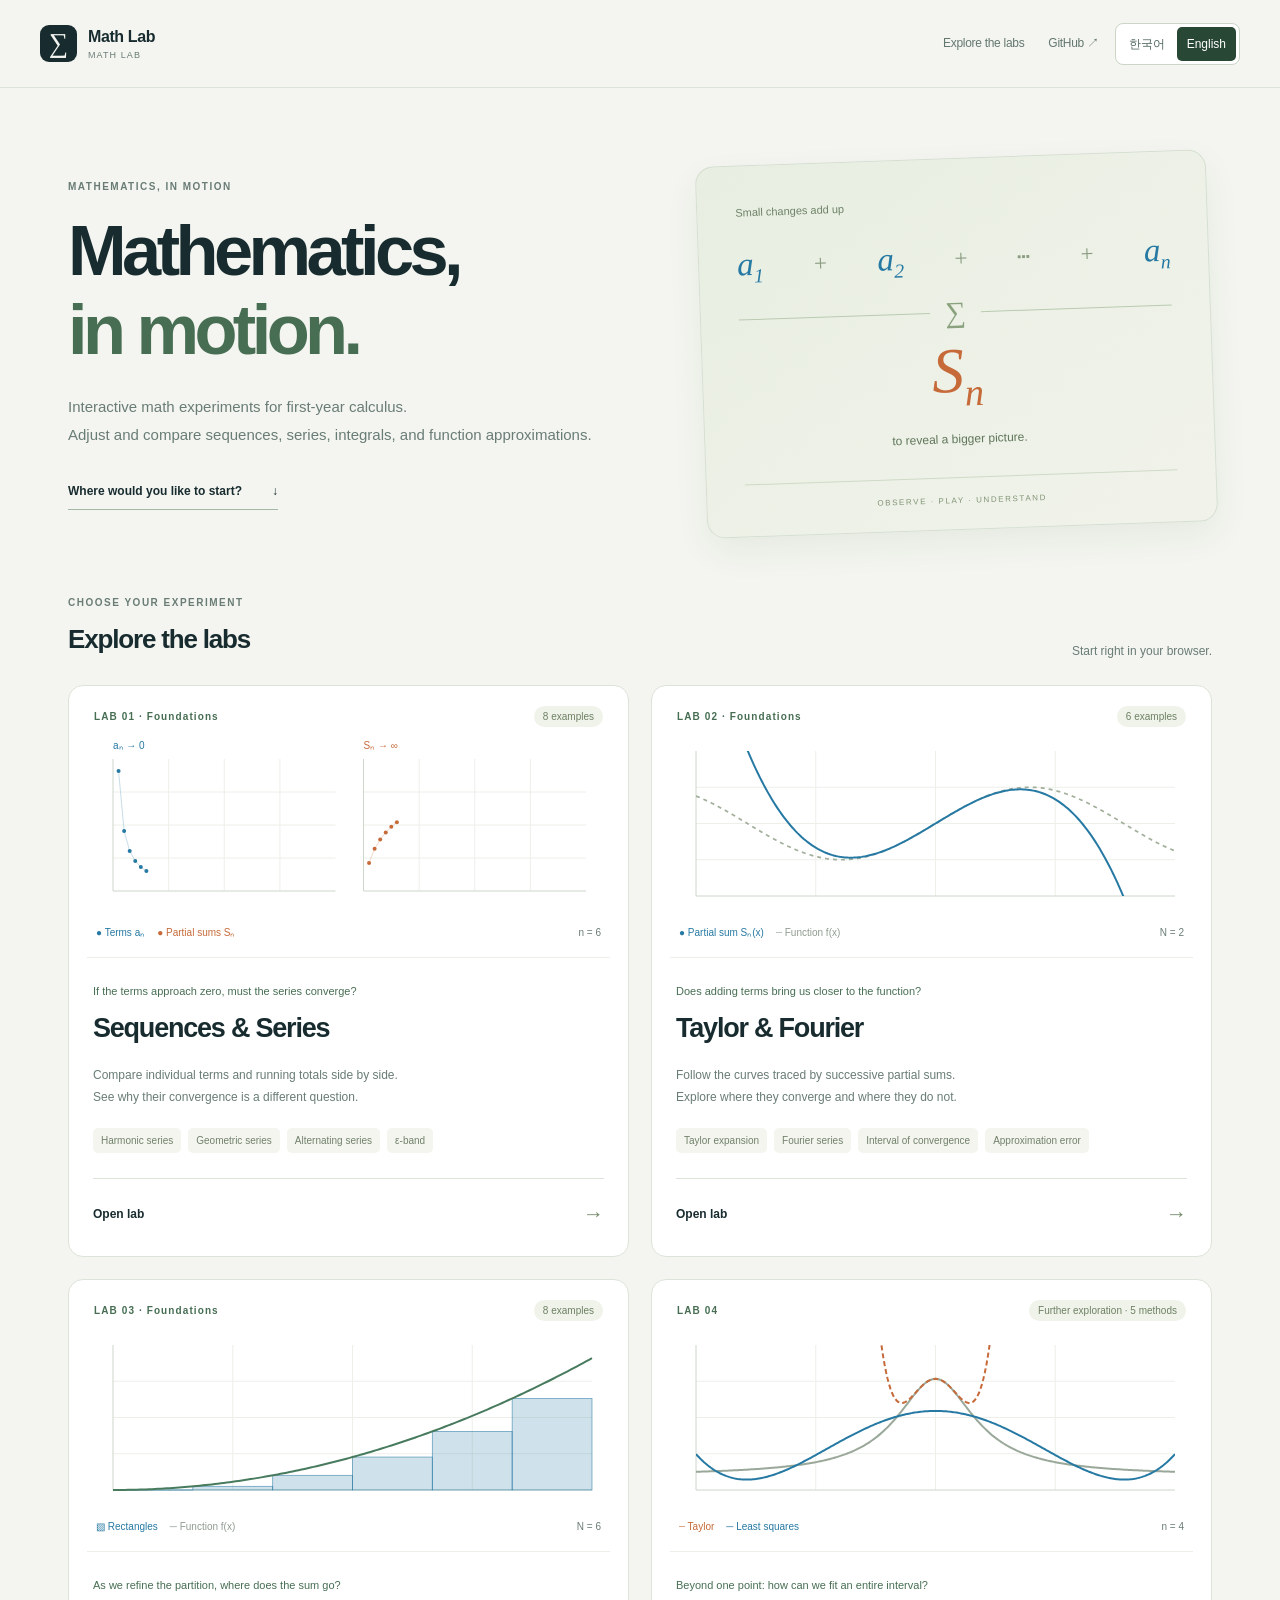
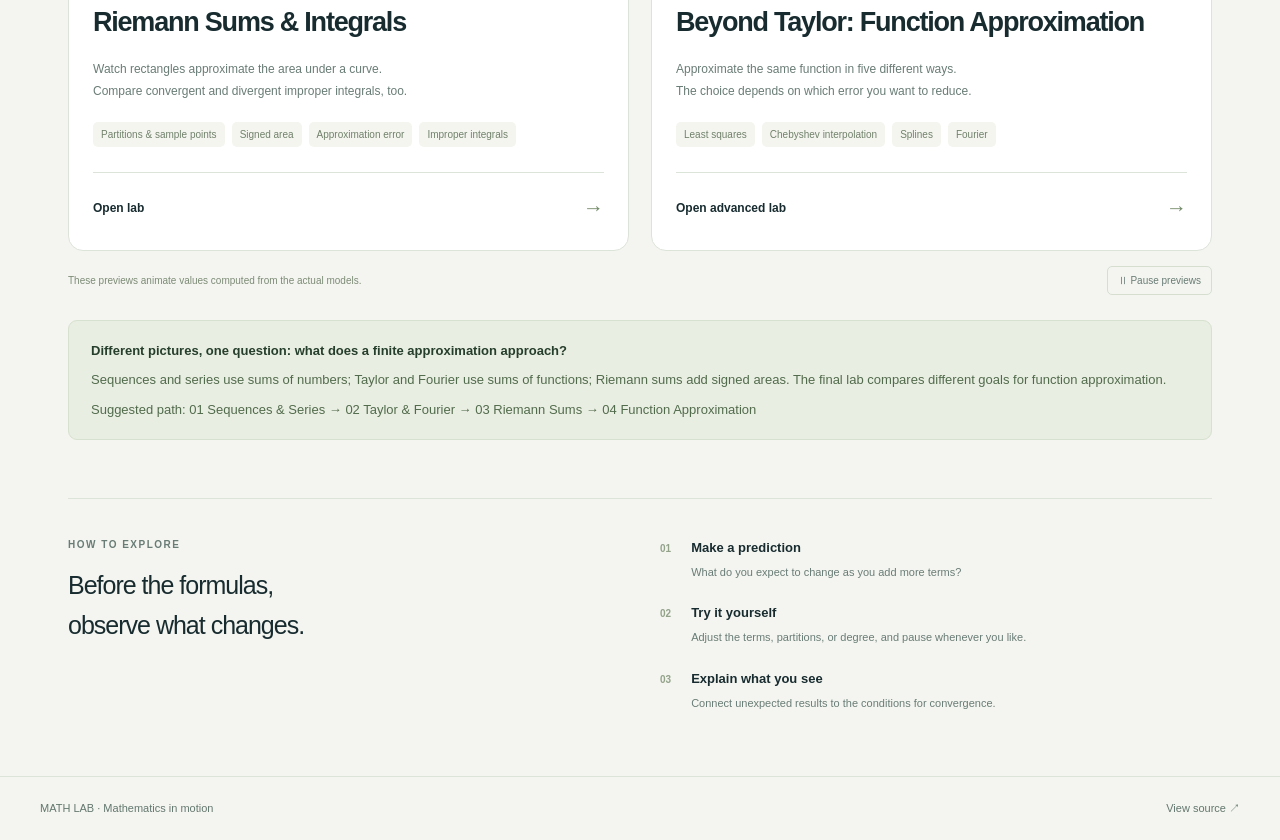
<file: docs/index.html>
<!doctype html>
<html lang="ko">
<head>
 <meta charset="utf-8"><meta name="viewport" content="width=device-width,initial-scale=1">
 <title>수학 실험실 · Math Lab</title>
 <meta name="description" content="수열과 급수, 테일러와 푸리에, 리만합과 적분, 함수 근사의 선택을 움직이는 그래프로 탐구하는 수학 실험실.">
 <meta name="theme-color" content="#f4f5f0"><link rel="canonical" href="https://huhjeonggyu.github.io/math-lab/">
 <link rel="icon" href="assets/favicon.svg" type="image/svg+xml"><link rel="stylesheet" href="assets/home.css">
 <script type="module" src="assets/home.mjs?v=20261109-i18n"></script>
<link rel="stylesheet" href="assets/site.css?v=20261109-i18n"><meta property="og:title" content="수학 실험실 · Math Lab"><meta property="og:description" content="수열과 급수, 테일러와 푸리에, 리만합과 적분, 함수 근사의 선택을 움직이는 그래프로 탐구하는 수학 실험실."><meta property="og:url" content="https://huhjeonggyu.github.io/math-lab/"><meta property="og:type" content="website"><meta property="og:site_name" content="Math Lab · 수학 실험실"><meta property="og:locale" content="ko_KR"><meta name="twitter:card" content="summary"></head>
<body>
 <header class="lab-header"><a class="brand" href="./"><span class="brand-mark" aria-hidden="true">∑</span><span>수학 실험실 <small>MATH LAB</small></span></a><nav aria-label="주 메뉴"><a href="#labs">실험실 둘러보기</a><a href="https://github.com/huhjeonggyu/math-lab" target="_blank" rel="noopener">GitHub ↗</a></nav></header>
 <main>
  <section class="hero"><div><p class="eyebrow">MATHEMATICS, IN MOTION</p><h1>수학을,<br><em>움직여 보다.</em></h1><p class="lead">대학 1학년을 위한 움직이는 수학 실험실.<br>수열·급수·적분·함수 근사를 직접 바꾸며 비교해 봐.</p><a class="jump" href="#labs">어떤 실험부터 해볼까? <span aria-hidden="true">↓</span></a></div><div class="hero-visual" aria-label="수열의 항을 더해 부분합을 만드는 관계"><div class="formula-label">작은 변화가 쌓이면</div><div class="formula-row"><span class="term">a<sub>1</sub></span><span>+</span><span class="term">a<sub>2</sub></span><span>+</span><span>⋯</span><span>+</span><span class="term">a<sub>n</sub></span></div><div class="sum-rule"><span></span><i>∑</i><span></span></div><div class="formula-result">S<sub>n</sub><span>하나의 새로운 이야기가 된다.</span></div><div class="visual-foot">OBSERVE · PLAY · UNDERSTAND</div></div></section>
  <section id="labs" class="labs" aria-labelledby="labs-heading"><div class="section-heading"><div><p class="eyebrow">CHOOSE YOUR EXPERIMENT</p><h2 id="labs-heading">지금 열려 있는 실험실</h2></div><p>브라우저에서 바로 시작해.</p></div><div class="lab-grid">
   <article class="lab-card sequence-card"><a class="card-link" href="labs/sequences/"><div class="card-top"><span class="lab-number">LAB 01 · 기초</span><span class="count">8개 예제</span></div><div class="thumbnail"><canvas id="sequence-preview" role="img" aria-label="조화수열의 항은 0에 가까워지고 부분합은 계속 증가하는 미리보기"></canvas><div class="preview-legend"><span class="blue">● 항 aₙ</span><span class="orange">● 부분합 Sₙ</span><span id="sequence-n">n = 1</span></div></div><div class="card-copy"><p class="card-subtitle">항이 0으로 가면, 합도 수렴할까?</p><h3>수열과 급수</h3><p>각각의 항과 누적한 합을 나란히 보자.<br>수렴과 발산이 서로 다른 질문임을 확인해 봐.</p><div class="tags"><span>조화급수</span><span>등비급수</span><span>교대급수</span><span>ε 수렴 띠</span></div><div class="card-action">실험실 열기 <span aria-hidden="true">→</span></div></div></a></article>
   <article class="lab-card taylor-card"><a class="card-link" href="labs/taylor/"><div class="card-top"><span class="lab-number">LAB 02 · 기초</span><span class="count">6개 예제</span></div><div class="thumbnail"><canvas id="taylor-preview" role="img" aria-label="사인 함수에 테일러 부분합이 가까워지는 미리보기"></canvas><div class="preview-legend"><span class="blue">● 부분합 Sₙ(x)</span><span class="gray">┄ 함수 f(x)</span><span id="taylor-n">N = 1</span></div></div><div class="card-copy"><p class="card-subtitle">항을 더할수록 함수와 닮아갈까?</p><h3>테일러와 푸리에</h3><p>부분합이 그리는 곡선의 변화를 따라가자.<br>어디서 가까워지고, 어디서 멀어지는지 살펴봐.</p><div class="tags"><span>테일러 전개</span><span>푸리에 급수</span><span>수렴 구간</span><span>근사 오차</span></div><div class="card-action">실험실 열기 <span aria-hidden="true">→</span></div></div></a></article>
   <article class="lab-card riemann-card"><a class="card-link" href="labs/riemann/"><div class="card-top"><span class="lab-number">LAB 03 · 기초</span><span class="count">8개 예제</span></div><div class="thumbnail"><canvas id="riemann-preview" role="img" aria-label="분할을 늘릴수록 x 제곱 곡선 아래에 가까워지는 리만합 미리보기"></canvas><div class="preview-legend"><span class="blue">▧ 직사각형</span><span class="gray">─ 함수 f(x)</span><span id="riemann-n">N = 4</span></div></div><div class="card-copy"><p class="card-subtitle">잘게 나누면, 넓이의 합은 어디로 갈까?</p><h3>리만합과 적분</h3><p>직사각형이 곡선 아래를 채우는 과정을 보자.<br>이상적분의 수렴과 발산도 함께 비교해 봐.</p><div class="tags"><span>분할과 표본점</span><span>부호 있는 넓이</span><span>근사 오차</span><span>이상적분</span></div><div class="card-action">실험실 열기 <span aria-hidden="true">→</span></div></div></a></article>
   <article class="lab-card approximation-card"><a class="card-link" href="labs/approximation/"><div class="card-top"><span class="lab-number">LAB 04</span><span class="count">1학년 심화 · 5가지 방법</span></div><div class="thumbnail"><canvas id="approximation-preview" role="img" aria-label="같은 차수의 테일러와 최소제곱 다항식으로 봉우리 함수를 근사하는 미리보기"></canvas><div class="preview-legend"><span class="orange">┄ 테일러</span><span class="blue">─ 최소제곱</span><span id="approximation-n">n = 2</span></div></div><div class="card-copy"><p class="card-subtitle">한 점을 넘어, 구간 전체에서 잘 맞추려면?</p><h3>테일러 다음의 함수 근사</h3><p>같은 함수를 다섯 가지 방법으로 근사해 보자.<br>어떤 오차를 줄일지에 따라 선택이 달라져.</p><div class="tags"><span>최소제곱</span><span>체비쇼프 보간</span><span>스플라인</span><span>푸리에</span></div><div class="card-action">심화 실험실 열기 <span aria-hidden="true">→</span></div></div></a></article>
  </div><div class="preview-controls"><span>카드 속 그래프도 실제 계산값으로 움직여.</span><button id="preview-play" type="button" aria-pressed="true">Ⅱ 미리보기 멈춤</button></div></section>
  <div class="path-note"><strong>서로 다른 그림, 하나의 질문: 유한한 근사는 무엇에 가까워질까?</strong><p>수열과 급수에서는 숫자의 부분합을, 테일러·푸리에에서는 함수의 부분합을, 리만합에서는 넓이의 합을 봐. 마지막 심화 실험실에서는 함수 근사의 기준 자체를 비교해.</p><p>추천 순서: 01 수열·급수 → 02 테일러·푸리에 → 03 리만합 → 04 함수 근사</p></div><section class="guide" aria-labelledby="guide-heading"><div><p class="eyebrow">HOW TO EXPLORE</p><h2 id="guide-heading">공식을 보기 전,<br>변화를 먼저 관찰해 봐.</h2></div><ol><li><span>01</span><div><strong>먼저 예측하고</strong><p>항을 늘리면 무엇이 달라질지 먼저 예상해 봐.</p></div></li><li><span>02</span><div><strong>직접 실험하고</strong><p>항·분할·차수를 바꾸고 원하는 순간에 멈춰 봐.</p></div></li><li><span>03</span><div><strong>이유를 설명하기</strong><p>예상과 달랐던 점을 수렴 조건과 연결해 봐.</p></div></li></ol></section>
 </main>
 <footer class="lab-footer"><span>MATH LAB · 움직이는 수학 실험실</span><a href="https://github.com/huhjeonggyu/math-lab" target="_blank" rel="noopener">소스 코드 보기 ↗</a></footer>
</body>
</html>
</file>
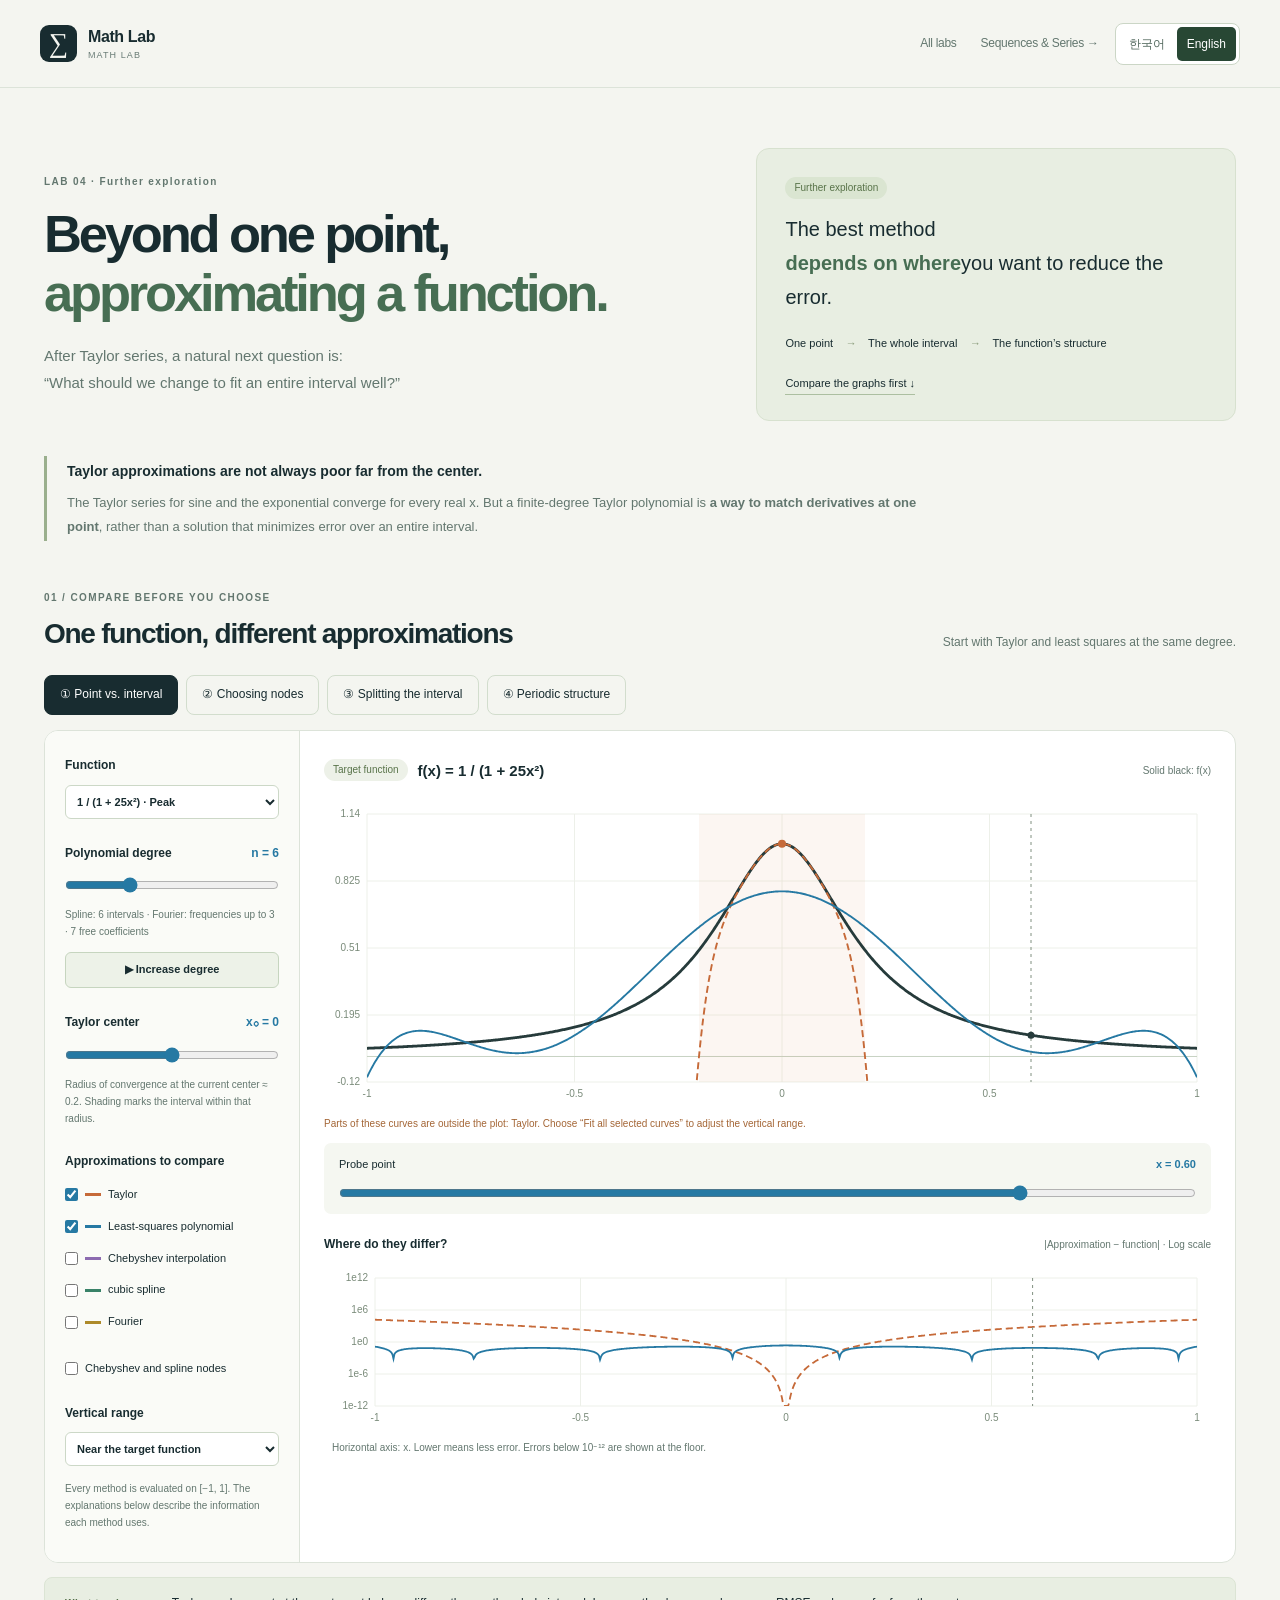
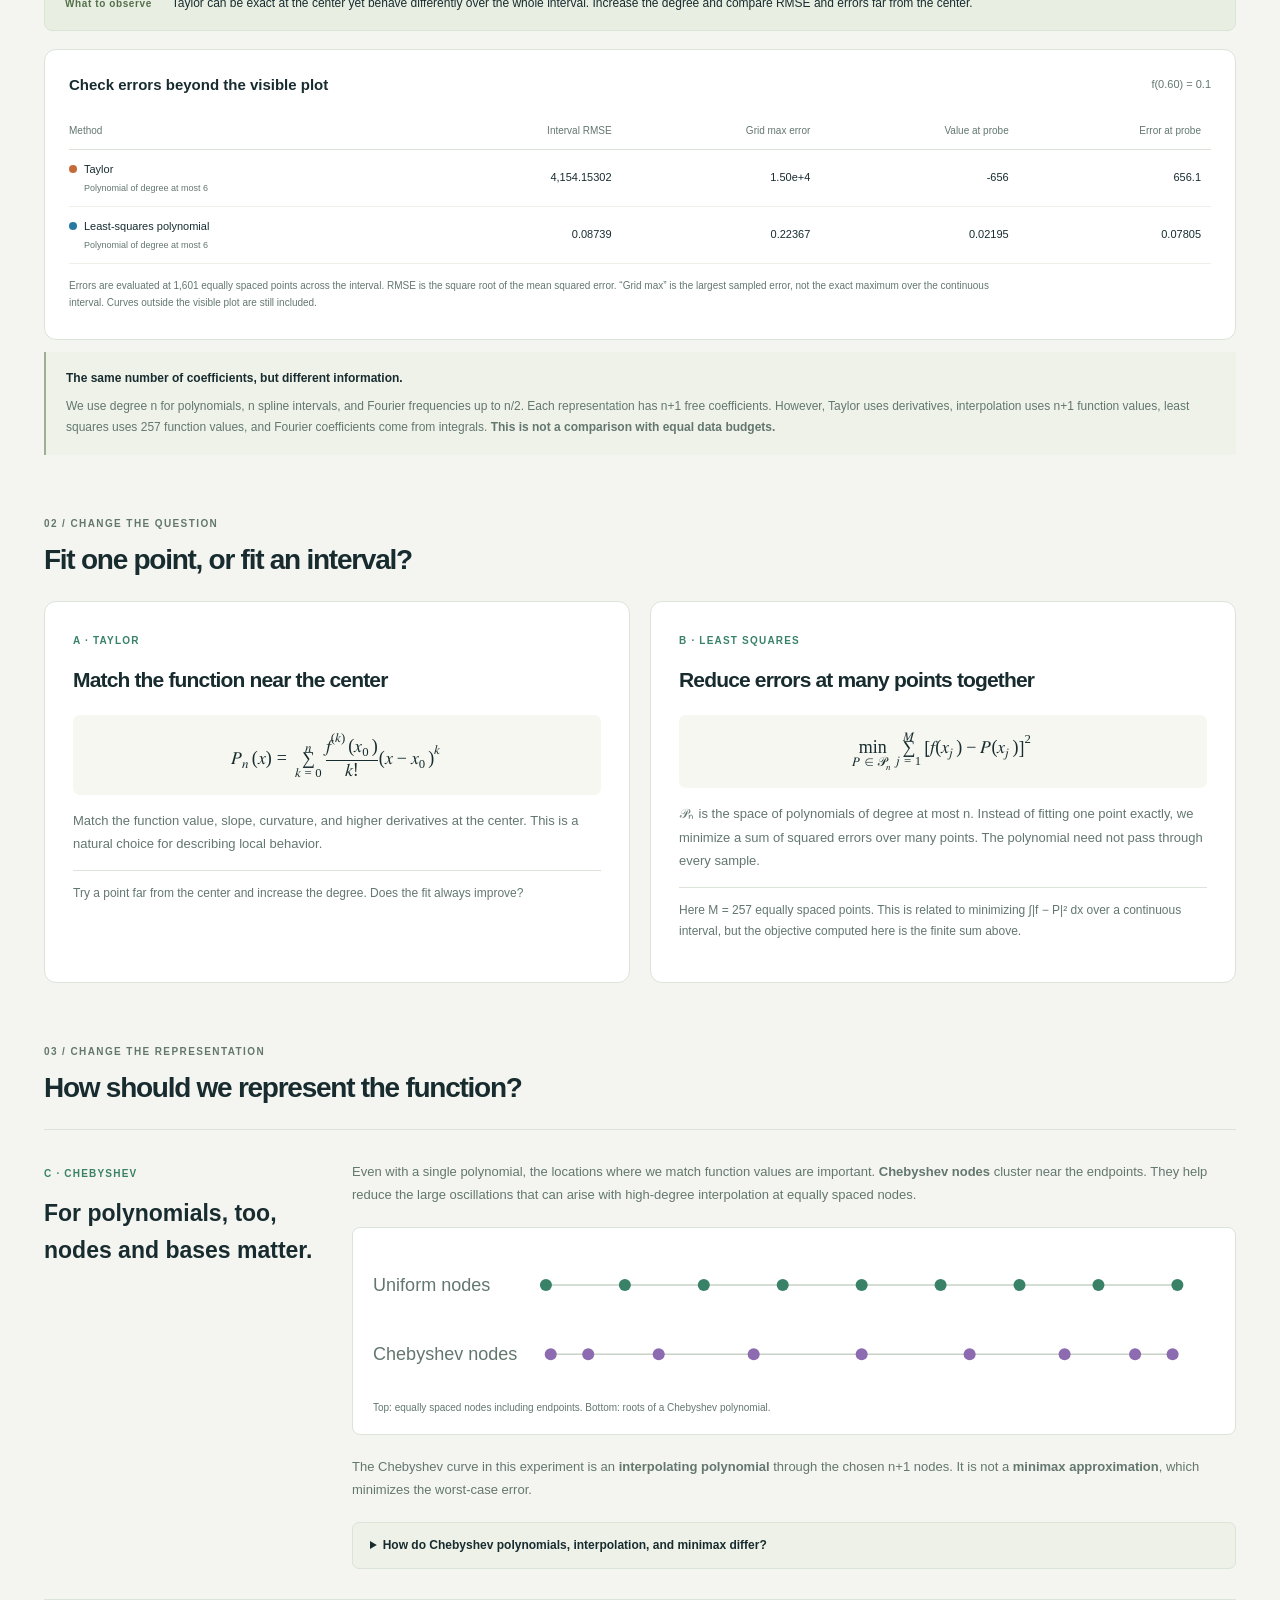
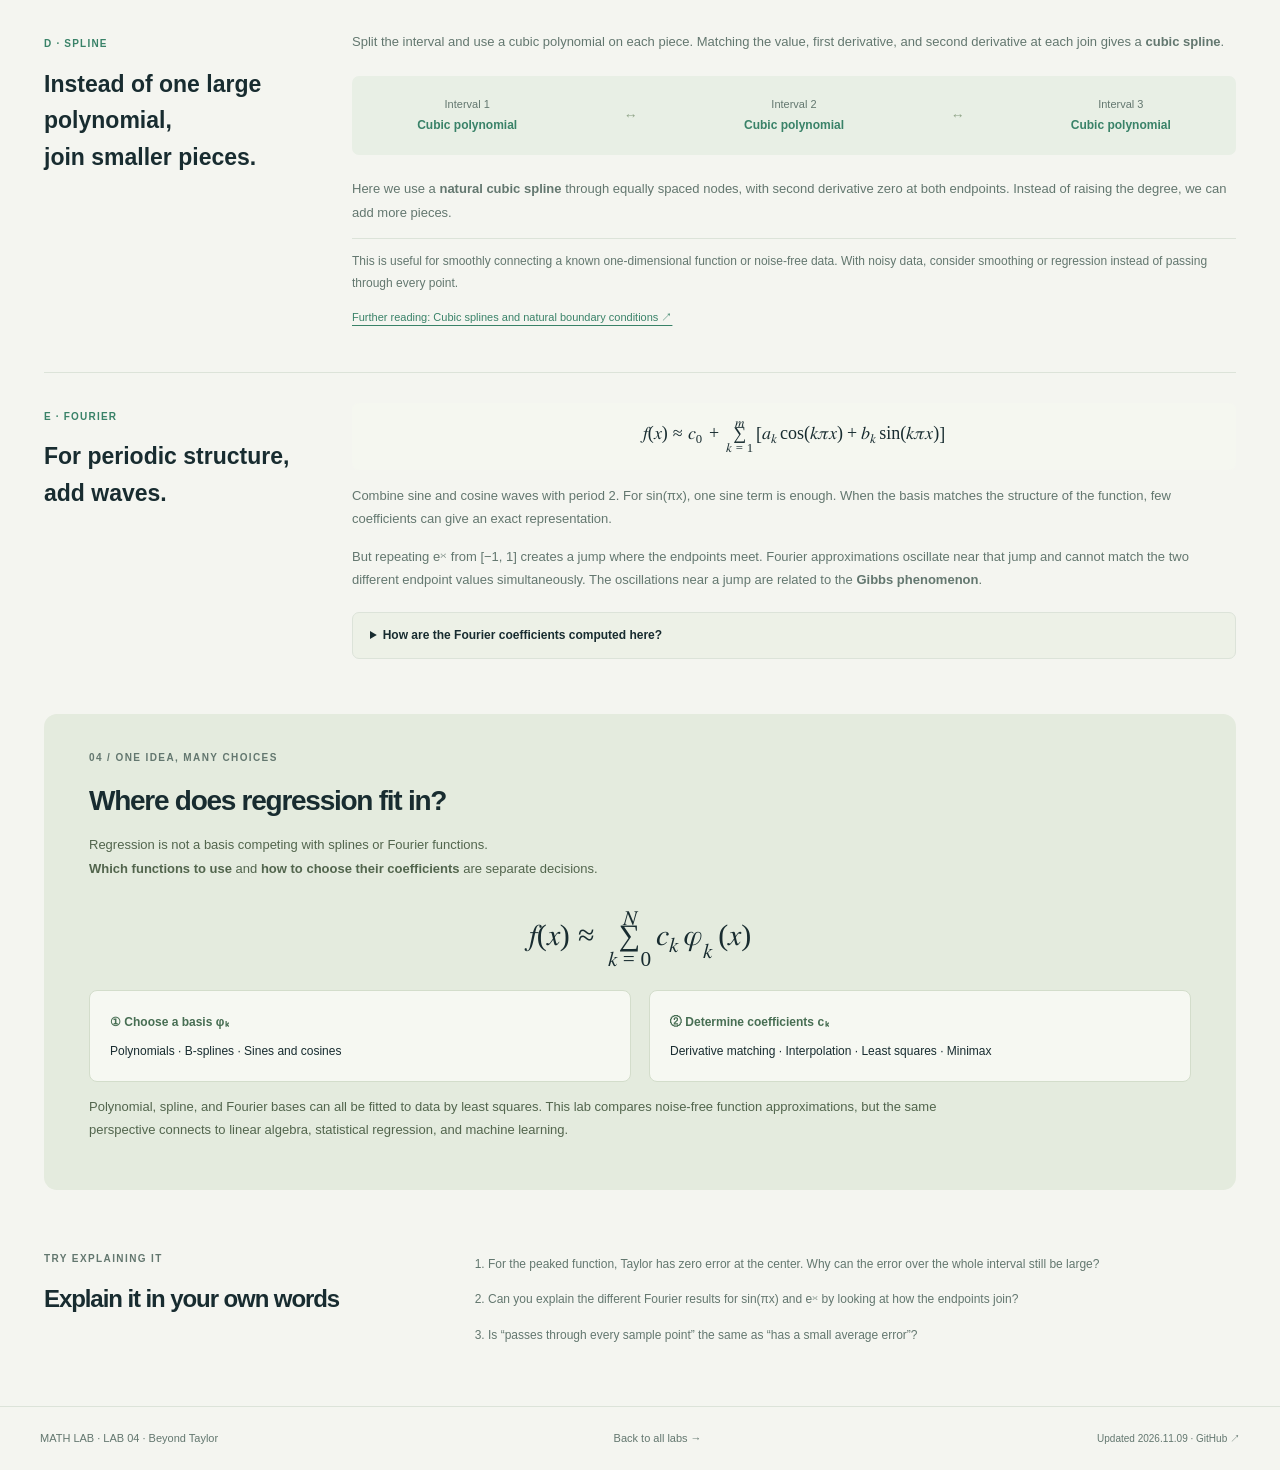
<file: docs/labs/approximation/index.html>
<!doctype html>
<html lang="ko">
<head>
 <meta charset="utf-8"><meta name="viewport" content="width=device-width,initial-scale=1">
 <title>테일러 다음의 함수 근사 · Math Lab</title>
 <meta name="description" content="테일러, 최소제곱 다항식, 체비쇼프 보간, 스플라인, 푸리에를 같은 함수 위에서 비교하는 1학년 심화 실험실.">
 <meta name="theme-color" content="#f4f5f0"><link rel="canonical" href="https://huhjeonggyu.github.io/math-lab/labs/approximation/">
 <link rel="icon" href="../../assets/favicon.svg" type="image/svg+xml"><link rel="stylesheet" href="style.css"><script type="module" src="app.mjs?v=20261109-i18n"></script>
<link rel="stylesheet" href="../../assets/site.css?v=20261109-i18n"><meta property="og:title" content="테일러 다음의 함수 근사 · Math Lab"><meta property="og:description" content="테일러, 최소제곱 다항식, 체비쇼프 보간, 스플라인, 푸리에를 같은 함수 위에서 비교하는 1학년 심화 실험실."><meta property="og:url" content="https://huhjeonggyu.github.io/math-lab/labs/approximation/"><meta property="og:type" content="website"><meta property="og:site_name" content="Math Lab · 수학 실험실"><meta property="og:locale" content="ko_KR"><meta name="twitter:card" content="summary"></head>
<body>
 <header class="lab-header"><a class="brand" href="../../" aria-label="수학 실험실 홈"><span class="brand-mark" aria-hidden="true">∑</span><span>수학 실험실<small>MATH LAB</small></span></a><nav aria-label="실험실 이동"><a href="../../#labs">전체 실험실</a><a href="../sequences/">수열과 급수 →</a></nav></header>
 <main>
  <section class="hero"><div><p class="eyebrow">LAB 04 · 1학년 심화</p><h1>한 점을 넘어,<br><em>함수를 근사하는 법.</em></h1><p class="lead">테일러를 배웠다면 다음 질문은 이거야.<br>“구간 전체에서 잘 맞추려면, 무엇을 바꿔야 할까?”</p></div><aside class="opening"><span class="pill">1학년 심화</span><p>가장 좋은 방법은<br><strong>어디의 오차를 줄일지</strong>에 달려 있어.</p><div class="route"><span>한 점</span><i>→</i><span>구간 전체</span><i>→</i><span>함수의 구조</span></div><a href="#experiment">먼저 그래프로 비교하기 ↓</a></aside></section>
  <section class="intro"><strong>테일러가 멀리서는 항상 나쁜 건 아니야.</strong><p>사인이나 지수함수의 테일러 급수는 모든 실수에서 수렴해. 다만 유한한 차수의 테일러 다항식은 <b>한 점에서 도함수를 맞추는 방법</b>이지, 구간 전체의 오차를 최소화한 결과는 아니야.</p></section>
  <section id="experiment" aria-labelledby="experiment-title">
   <div class="section-heading"><div><p class="eyebrow">01 / COMPARE BEFORE YOU CHOOSE</p><h2 id="experiment-title">같은 함수, 다른 근사</h2></div><p>먼저 테일러와 최소제곱을 같은 차수로.</p></div>
   <div class="scenarios" role="group" aria-label="추천 비교"><button type="button" data-preset="local" aria-pressed="true">① 한 점 vs 구간</button><button type="button" data-preset="nodes" aria-pressed="false">② 표본점 선택</button><button type="button" data-preset="pieces" aria-pressed="false">③ 구간 나누기</button><button type="button" data-preset="periodic" aria-pressed="false">④ 주기 구조</button></div>
   <div class="workspace">
    <aside class="controls" aria-label="실험 설정">
     <label class="field" for="function">비교할 함수<select id="function"><option value="runge">1 / (1 + 25x²) · 봉우리</option><option value="sine">sin(πx) · 주기함수</option><option value="exponential">eˣ · 비주기함수</option><option value="absolute">|x| · 꺾이는 함수</option></select></label>
     <div class="field"><label for="degree">다항식 차수 <output id="degree-value" for="degree">n = 6</output></label><input id="degree" type="range" min="2" max="16" step="2" value="6"><p id="size-note" class="micro"></p><button type="button" id="play" class="play" aria-pressed="false" aria-label="차수 애니메이션 재생">▶ 차수 늘려 보기</button></div>
     <div class="field"><label for="center">테일러 중심 <output id="center-value" for="center">x₀ = 0</output></label><input id="center" type="range" min="-.75" max=".75" step=".05" value="0"><p id="center-note" class="micro">테일러만 중심점을 바꿔.</p></div>
     <fieldset><legend>함께 볼 근사</legend><div id="method-controls"></div></fieldset>
     <label class="check"><input id="nodes" type="checkbox"> 체비쇼프·스플라인 보간점</label>
     <label class="field scale" for="scale">세로축 범위<select id="scale"><option value="target">원래 함수 주변</option><option value="all">선택한 곡선 모두</option></select></label>
     <p class="micro">모든 방법은 구간 [−1, 1]에서 계산해. 아래 설명에서 방법마다 쓰는 정보를 확인해 봐.</p>
    </aside>
    <div class="plots">
     <div class="plot-head"><div><span class="pill">원래 함수</span><strong id="formula">f(x) = 1 / (1 + 25x²)</strong></div><span class="micro">실선 검정: f(x)</span></div>
     <canvas id="curve" role="img" aria-label="원래 함수와 선택한 근사 곡선의 비교. 아래 표에서 선택한 점의 수치와 오차를 확인할 수 있습니다."></canvas>
     <p id="clip-note" class="plot-note"></p>
     <div class="probe"><label for="probe">살펴볼 점 <output id="probe-value" for="probe">x = 0.6</output></label><input id="probe" type="range" min="-1" max="1" step=".01" value=".6"></div>
     <div class="error-heading"><strong>어디에서 어긋날까?</strong><span>|근사 − 함수| · 로그 눈금</span></div>
     <canvas id="error" role="img" aria-label="x에 따른 절대 오차의 로그 그래프. 낮을수록 정확하며 10의 마이너스 12승 아래는 같은 바닥선에 표시합니다."></canvas>
     <p class="micro error-foot">가로축: x · 아래쪽일수록 오차가 작아. 10⁻¹² 미만은 바닥선에 표시해.</p>
    </div>
   </div>
   <div class="observation" aria-live="polite"><span>관찰 포인트</span><p id="observation"></p></div>
   <div class="results"><div class="results-heading"><h3>그림 밖의 오차도 확인하자</h3><p id="true-value"></p></div><div class="table-scroll"><table><caption class="sr-only">선택한 근사 방법별 오차 비교</caption><thead><tr><th scope="col">근사 방법</th><th scope="col">구간 RMSE</th><th scope="col">격자 최대 오차</th><th scope="col">선택한 점의 값</th><th scope="col">그 점의 오차</th></tr></thead><tbody id="metrics"></tbody></table></div><p class="micro">오차는 구간 전체의 1,601개 등간격 점에서 계산해. RMSE는 오차 제곱의 평균에 제곱근을 씌운 값이야. “격자 최대”는 표본점에서의 최대값이며, 연속 구간의 정확한 최대값은 아니야. 근사 곡선이 화면 밖으로 나가도 오차 계산에는 포함해.</p></div>
   <div class="fairness"><strong>같은 크기로 맞추되, 쓰는 정보는 다르다.</strong><p>다항식은 n차, 스플라인은 n개 구간, 푸리에는 n/2차 주파수까지 사용해. 각각 n+1개의 자유로운 계수로 표현할 수 있도록 맞췄어. 하지만 테일러는 도함수, 보간은 n+1개 함수값, 최소제곱은 257개 함수값, 푸리에는 적분으로 계수를 구해. <b>같은 데이터 예산의 성능 대결은 아니야.</b></p></div>
  </section>
  <section class="reading" aria-labelledby="local-title"><div class="section-heading"><div><p class="eyebrow">02 / CHANGE THE QUESTION</p><h2 id="local-title">한 점을 맞출까, 구간을 맞출까?</h2></div></div><div class="two-up">
   <article class="explain"><span class="step">A · TAYLOR</span><h3>중심에서 최대한 닮게</h3><div class="equation"><math display="block"><mrow><msub><mi>P</mi><mi>n</mi></msub><mo stretchy="false">(</mo><mi>x</mi><mo stretchy="false">)</mo><mo>=</mo><munderover><mo>∑</mo><mrow><mi>k</mi><mo>=</mo><mn>0</mn></mrow><mi>n</mi></munderover><mfrac><mrow><msup><mi>f</mi><mrow><mo stretchy="false">(</mo><mi>k</mi><mo stretchy="false">)</mo></mrow></msup><mo stretchy="false">(</mo><msub><mi>x</mi><mn>0</mn></msub><mo stretchy="false">)</mo></mrow><mrow><mi>k</mi><mo>!</mo></mrow></mfrac><msup><mrow><mo stretchy="false">(</mo><mi>x</mi><mo>−</mo><msub><mi>x</mi><mn>0</mn></msub><mo stretchy="false">)</mo></mrow><mi>k</mi></msup></mrow></math></div><p>함수값, 기울기, 곡률… 중심점의 도함수를 차례로 맞춰. 그 점 근처의 움직임을 설명할 때 자연스러운 선택이야.</p><p class="takeaway">실험: 중심에서 멀리 떨어진 점을 선택하고, 차수를 올려 봐. 항상 좋아질까?</p></article>
   <article class="explain"><span class="step">B · LEAST SQUARES</span><h3>여러 점의 오차를 함께 줄이기</h3><div class="equation"><math display="block"><mrow><munder><mi>min</mi><mrow><mi>P</mi><mo>∈</mo><msub><mi>𝒫</mi><mi>n</mi></msub></mrow></munder><munderover><mo>∑</mo><mrow><mi>j</mi><mo>=</mo><mn>1</mn></mrow><mi>M</mi></munderover><msup><mrow><mo>[</mo><mi>f</mi><mo stretchy="false">(</mo><msub><mi>x</mi><mi>j</mi></msub><mo stretchy="false">)</mo><mo>−</mo><mi>P</mi><mo stretchy="false">(</mo><msub><mi>x</mi><mi>j</mi></msub><mo stretchy="false">)</mo><mo>]</mo></mrow><mn>2</mn></msup></mrow></math></div><p>𝒫ₙ은 n차 이하 다항식들의 집합이야. 한 점을 완벽하게 맞추기보다 여러 점의 제곱오차 합을 작게 해. 그래서 모든 표본점을 통과할 필요는 없어.</p><p class="takeaway">여기서는 M = 257개의 등간격 점을 사용해. 연속 구간의 ∫|f − P|² dx를 최소화하는 문제와 관련되지만, 계산하는 목적함수는 위의 유한합이야.</p></article>
  </div></section>
  <section class="reading" aria-labelledby="basis-title"><div class="section-heading"><div><p class="eyebrow">03 / CHANGE THE REPRESENTATION</p><h2 id="basis-title">무엇으로 함수를 표현할까?</h2></div></div>
   <article class="method-story"><div class="story-title"><span class="step">C · CHEBYSHEV</span><h3>다항식도<br>점과 기저를 고를 수 있어.</h3></div><div><p>다항식 하나를 쓰더라도 어디에서 함수값을 맞출지가 중요해. <b>체비쇼프 보간점</b>은 양끝 부근에 더 촘촘하게 놓여 있어. 높은 차수의 등간격 다항식 보간에서 생길 수 있는 큰 진동을 줄이는 데 유리해.</p><figure class="node-diagram"><svg viewBox="0 0 560 104" role="img" aria-label="9개 점 비교: 등간격 점은 균일하고 체비쇼프 점은 구간 양끝 근처에 더 모입니다."><g stroke="#c7d3c6"><path d="M115 30H535M115 76H535"/></g><g fill="#63776f" font-family="sans-serif" font-size="12"><text x="0" y="34">등간격 점</text><text x="0" y="80">체비쇼프 점</text></g><g fill="#398268"><circle cx="115" cy="30" r="4"/><circle cx="167.5" cy="30" r="4"/><circle cx="220" cy="30" r="4"/><circle cx="272.5" cy="30" r="4"/><circle cx="325" cy="30" r="4"/><circle cx="377.5" cy="30" r="4"/><circle cx="430" cy="30" r="4"/><circle cx="482.5" cy="30" r="4"/><circle cx="535" cy="30" r="4"/></g><g fill="#8c6bb0"><circle cx="118.19" cy="76" r="4"/><circle cx="143.13" cy="76" r="4"/><circle cx="190.01" cy="76" r="4"/><circle cx="253.18" cy="76" r="4"/><circle cx="325" cy="76" r="4"/><circle cx="396.82" cy="76" r="4"/><circle cx="459.99" cy="76" r="4"/><circle cx="506.87" cy="76" r="4"/><circle cx="531.81" cy="76" r="4"/></g></svg><figcaption>위: 양끝을 포함한 등간격 점 · 아래: 체비쇼프 다항식의 근으로 잡은 점</figcaption></figure><p>이 실험의 체비쇼프 곡선은 선택한 n+1개 점을 정확히 통과하는 <b>보간 다항식</b>이야. “최악의 오차를 최소화한 다항식”인 <b>minimax 근사</b>를 직접 구한 것은 아니야.</p><details><summary>체비쇼프 다항식, 보간, minimax는 어떻게 다를까?</summary><p>체비쇼프 다항식 Tₖ(x) = cos(k arccos x)는 다항식을 표현하는 기저야. 이 기저로 최소제곱 문제를 풀 수도 있어. 실제로 위의 최소제곱 계산도 수치 안정성을 위해 이 기저를 사용해.</p><p>체비쇼프 <b>보간</b>은 특정 점의 함수값을 일치시키고, <b>minimax</b>는 구간에서 max|f − P|를 최소화해. 서로 밀접하지만 같은 알고리즘은 아니야. 또, 차수를 높이면 무조건 나빠지는 게 아니라 함수의 성질, 점 배치, 계산법이 함께 중요해.</p><p><a href="https://dlmf.nist.gov/3.11" target="_blank" rel="noopener">더 읽기: NIST DLMF · Approximation Techniques ↗</a></p></details></div></article>
   <article class="method-story"><div class="story-title"><span class="step">D · SPLINE</span><h3>하나의 큰 다항식 대신,<br>작은 조각을 잇자.</h3></div><div><p>구간을 나누고 각 조각을 3차 다항식으로 표현해. 접합점에서 함수값, 1차 도함수, 2차 도함수가 같도록 연결하면 <b>3차 스플라인</b>이 돼.</p><div class="piece-strip" aria-label="구간별 다항식 연결"><span>1번 구간<br><b>3차 다항식</b></span><i>↔</i><span>2번 구간<br><b>3차 다항식</b></span><i>↔</i><span>3번 구간<br><b>3차 다항식</b></span></div><p>여기서는 등간격 보간점을 통과하고, 양끝에서 2차 도함수가 0인 <b>자연 3차 스플라인</b>을 사용해. 차수를 크게 올리는 대신 조각 수를 늘릴 수 있어.</p><p class="takeaway">알려진 1차원 함수나 잡음이 없는 데이터를 부드럽게 잇는 데 유용해. 데이터에 잡음이 있다면 모든 점을 통과시키기보다 평활화나 회귀를 고려해야 해.</p><p class="source"><a href="https://docs.scipy.org/doc/scipy/reference/generated/scipy.interpolate.CubicSpline.html" target="_blank" rel="noopener">더 읽기: Cubic spline과 자연 경계조건 ↗</a></p></div></article>
   <article class="method-story"><div class="story-title"><span class="step">E · FOURIER</span><h3>주기적인 구조라면,<br>파동을 더하자.</h3></div><div><div class="equation"><math display="block"><mrow><mi>f</mi><mo stretchy="false">(</mo><mi>x</mi><mo stretchy="false">)</mo><mo>≈</mo><msub><mi>c</mi><mn>0</mn></msub><mo>+</mo><munderover><mo>∑</mo><mrow><mi>k</mi><mo>=</mo><mn>1</mn></mrow><mi>m</mi></munderover><mrow><mo>[</mo><msub><mi>a</mi><mi>k</mi></msub><mi>cos</mi><mo stretchy="false">(</mo><mi>k</mi><mi>π</mi><mi>x</mi><mo stretchy="false">)</mo><mo>+</mo><msub><mi>b</mi><mi>k</mi></msub><mi>sin</mi><mo stretchy="false">(</mo><mi>k</mi><mi>π</mi><mi>x</mi><mo stretchy="false">)</mo><mo>]</mo></mrow></mrow></math></div><p>주기가 2인 사인·코사인 파동을 더해. sin(πx)는 한 항이면 충분해. 이처럼 함수의 구조와 기저가 맞으면 적은 계수로도 정확하게 표현할 수 있어.</p><p>하지만 eˣ의 [−1, 1] 양끝을 이어 반복하면 경계에서 점프가 생겨. 푸리에 근사는 그 부근에서 진동하고, 양끝의 서로 다른 값을 동시에 맞출 수 없어. 점프 부근의 진동은 <b>Gibbs 현상</b>과 연결돼.</p><details><summary>여기서는 푸리에 계수를 어떻게 구할까?</summary><p>c₀ = ½ ∫₋₁¹ f(x) dx, aₖ = ∫₋₁¹ f(x) cos(kπx) dx, bₖ = ∫₋₁¹ f(x) sin(kπx) dx를 수치 적분해. 이 계수는 연속 구간의 평균제곱오차를 최소화하는 푸리에 투영에 해당해. 브라우저에서는 2,048개 소구간의 Simpson 적분으로 계산해.</p><p><a href="https://www.chebfun.org/docs/guide/guide11.html" target="_blank" rel="noopener">더 읽기: Chebfun · Periodic functions ↗</a></p></details></div></article>
  </section>
  <section class="synthesis" aria-labelledby="synthesis-title"><p class="eyebrow">04 / ONE IDEA, MANY CHOICES</p><h2 id="synthesis-title">그럼 회귀는 어디에 들어갈까?</h2><p>회귀는 스플라인·푸리에와 경쟁하는 하나의 기저가 아니야.<br><b>어떤 함수들로 표현할지</b>와 <b>계수를 어떻게 정할지</b>는 별개의 선택이야.</p><div class="basis-formula"><math display="block"><mrow><mi>f</mi><mo stretchy="false">(</mo><mi>x</mi><mo stretchy="false">)</mo><mo>≈</mo><munderover><mo>∑</mo><mrow><mi>k</mi><mo>=</mo><mn>0</mn></mrow><mi>N</mi></munderover><msub><mi>c</mi><mi>k</mi></msub><msub><mi>φ</mi><mi>k</mi></msub><mo stretchy="false">(</mo><mi>x</mi><mo stretchy="false">)</mo></mrow></math></div><div class="choice-grid"><div><span>① 기저 φₖ를 선택</span><p>다항식 · B-spline · 사인과 코사인</p></div><div><span>② 계수 cₖ를 결정</span><p>도함수 일치 · 보간 · 최소제곱 · minimax</p></div></div><p>다항식, 스플라인, 푸리에 기저 모두 데이터에 최소제곱으로 맞출 수 있어. 여기서는 잡음 없는 함수 근사를 비교했지만, 이 관점이 선형대수와 통계적 회귀, 머신러닝으로 이어져.</p></section>
  <section class="questions"><div><p class="eyebrow">TRY EXPLAINING IT</p><h2>네 말로 설명해 보기</h2></div><ol><li>봉우리 함수에서 테일러의 중심 오차는 0인데, 구간 전체의 오차는 왜 커질까?</li><li>sin(πx)와 eˣ에서 푸리에의 결과가 다른 이유를 양끝의 연결로 설명할 수 있을까?</li><li>“표본점을 모두 통과한다”와 “평균 오차가 작다”는 같은 말일까?</li></ol></section>
 </main>
 <footer class="lab-footer"><span>MATH LAB · LAB 04 · 테일러 다음의 함수 근사</span><a href="../../">실험실 목록으로 →</a><small>업데이트 <time datetime="2026-11-09">2026.11.09</time> · <a href="https://github.com/huhjeonggyu/math-lab" target="_blank" rel="noopener">GitHub ↗</a></small></footer>
</body></html>
</file>
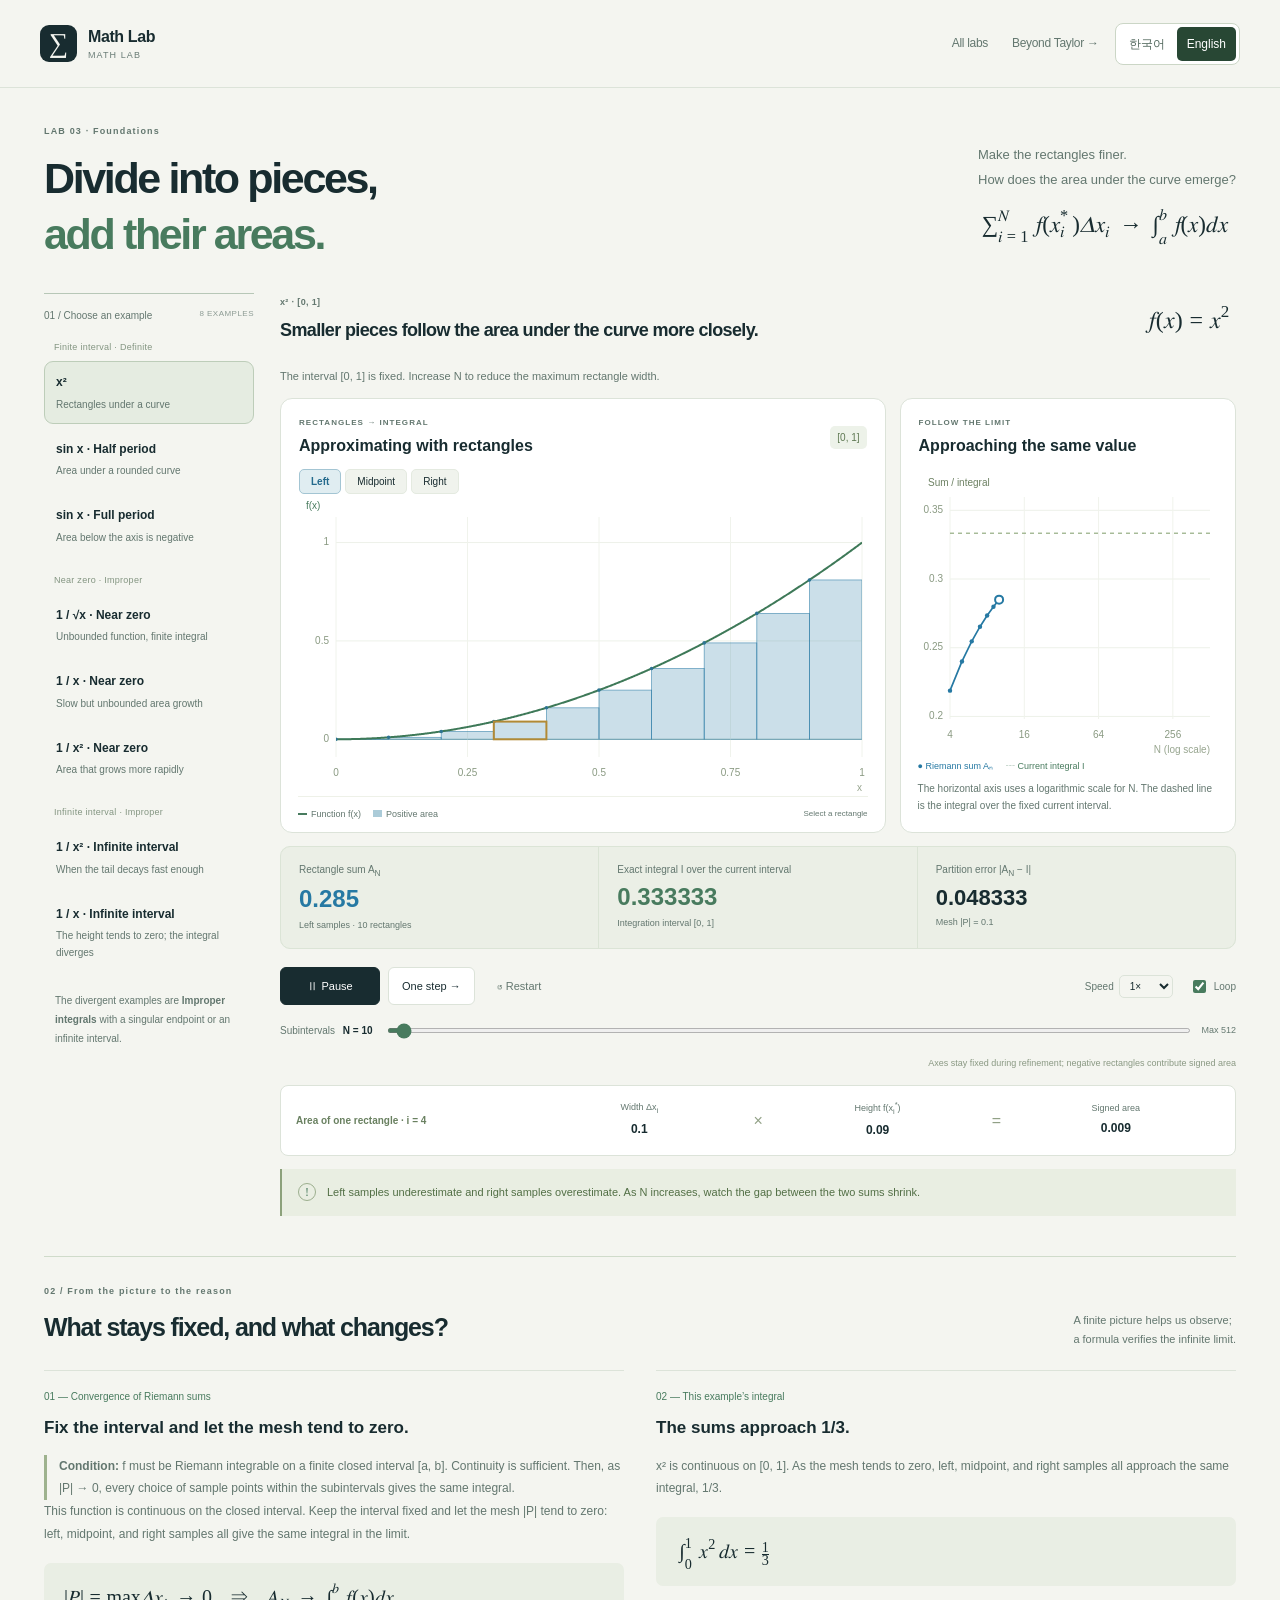
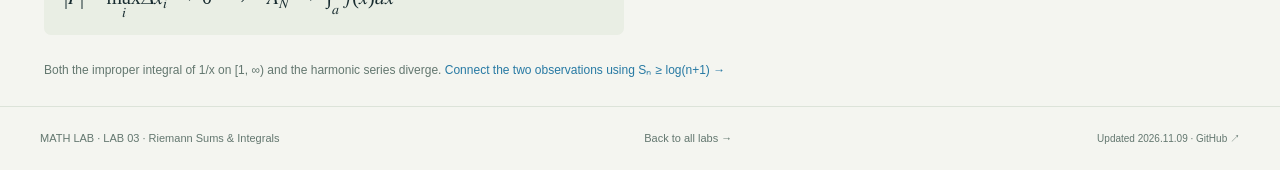
<file: docs/labs/riemann/index.html>
<!doctype html><html lang="ko"><head><meta charset="utf-8"><meta name="viewport" content="width=device-width,initial-scale=1"><title>리만합과 적분 · Math Lab</title><meta name="description" content="분할을 촘촘히 하며 리만합이 적분값에 다가가는 모습을 재생합니다. 이상적분의 수렴과 발산도 두 단계의 극한으로 비교합니다."><meta name="theme-color" content="#f4f5f0"><link rel="canonical" href="https://huhjeonggyu.github.io/math-lab/labs/riemann/"><link rel="icon" href="../../assets/favicon.svg" type="image/svg+xml"><link rel="stylesheet" href="style.css"><script type="module" src="app.mjs?v=20261109-i18n"></script><link rel="stylesheet" href="../../assets/site.css?v=20261109-i18n"><meta property="og:title" content="리만합과 적분 · Math Lab"><meta property="og:description" content="분할을 촘촘히 하며 리만합이 적분값에 다가가는 모습을 재생합니다. 이상적분의 수렴과 발산도 두 단계의 극한으로 비교합니다."><meta property="og:url" content="https://huhjeonggyu.github.io/math-lab/labs/riemann/"><meta property="og:type" content="website"><meta property="og:site_name" content="Math Lab · 수학 실험실"><meta property="og:locale" content="ko_KR"><meta name="twitter:card" content="summary"></head>
<body><header class="lab-header"><a class="brand" href="../../" aria-label="수학 실험실 홈"><span class="brand-mark" aria-hidden="true">∑</span><span>수학 실험실<small>MATH LAB</small></span></a><nav aria-label="실험실 이동"><a href="../../#labs">전체 실험실</a><a href="../approximation/">테일러 다음의 함수 근사 →</a></nav></header><main>
<section class="intro"><div><p class="eyebrow">LAB 03 · 기초</p><h1>잘게 나누고,<br><em>넓이를 더하다.</em></h1></div><div class="intro-copy"><p>직사각형을 더 촘촘하게.<br>곡선 아래의 넓이는 어떻게 모습을 드러낼까?</p><div class="intro-formula"><math xmlns="http://www.w3.org/1998/Math/MathML"><mrow><munderover><mo>∑</mo><mrow><mi>i</mi><mo>=</mo><mn>1</mn></mrow><mi>N</mi></munderover><mrow><mi>f</mi><mo>(</mo><msubsup><mi>x</mi><mi>i</mi><mo>*</mo></msubsup><mo>)</mo></mrow><mi>Δ</mi><msub><mi>x</mi><mi>i</mi></msub><mo>→</mo><msubsup><mo>∫</mo><mi>a</mi><mi>b</mi></msubsup><mrow><mi>f</mi><mo>(</mo><mi>x</mi><mo>)</mo></mrow><mi>d</mi><mi>x</mi></mrow></math></div></div></section>
<div class="layout"><aside><div class="section-label">01 / 예제 선택 <span>8 EXAMPLES</span></div><div id="examples"></div><noscript class="noscript-note">유한 구간의 x²·sin x·부호 있는 넓이와, 1/√x·1/x·1/x²의 이상적분을 비교해. 그래프를 조작하려면 JavaScript가 필요해.</noscript><p class="aside-note">발산 예제는 끝점이나 무한 구간을 다루는 <b>이상적분</b>이야.</p></aside><section class="workspace" aria-label="리만합 애니메이션">
<div class="scenario"><div><p id="example-name" class="eyebrow"></p><h2 id="headline"></h2></div><div id="function-formula"></div></div>
<div id="mode-tabs" class="mode-tabs" hidden><button id="refine-mode" type="button" aria-pressed="true">① 구간 고정 · 분할 늘리기</button><button id="boundary-mode" type="button" aria-pressed="false">② 끝점에 다가가기</button></div>
<p id="mode-explanation" class="mode-explanation"></p>
<div class="plots"><article class="area-card"><div class="plot-heading"><div><p class="eyebrow">RECTANGLES → INTEGRAL</p><h3>직사각형으로 채우기</h3></div><span id="interval-badge" class="badge"></span></div><div class="method-buttons" aria-label="높이를 읽을 표본점"><button type="button" data-method="left" aria-pressed="true">왼쪽</button><button type="button" data-method="mid" aria-pressed="false">가운데</button><button type="button" data-method="right" aria-pressed="false">오른쪽</button></div><div class="canvas-wrap"><canvas id="area-chart" role="img" aria-label="곡선과 리만합 직사각형"></canvas></div><div class="legend"><span><i class="swatch curve"></i>함수 f(x)</span><span><i class="swatch positive"></i>양의 넓이</span><span id="negative-legend" hidden><i class="swatch negative"></i>음의 넓이</span><span class="plot-tip">직사각형을 눌러 봐</span></div></article>
<article class="trend-card"><div class="plot-heading"><div><p class="eyebrow">FOLLOW THE LIMIT</p><h3 id="trend-title">같은 값으로 다가가기</h3></div></div><div class="trend-wrap"><canvas id="trend-chart" role="img" aria-label="리만합과 적분값의 변화"></canvas></div><div id="trend-legend" class="trend-legend"></div><p id="trend-note" class="trend-note"></p></article></div>
<div class="metrics"><div class="metric"><span>직사각형의 합 A<sub>N</sub></span><strong id="sum-value"></strong><small id="sample-label"></small></div><div class="metric target"><span>현재 구간의 정확한 적분 I</span><strong id="integral-value"></strong><small id="exact-interval"></small></div><div class="metric"><span>분할 오차 |A<sub>N</sub> − I|</span><strong id="error-value"></strong><small id="mesh-value"></small></div></div>
<div class="controls"><div class="transport"><button id="play" class="primary" type="button" aria-pressed="false">▶ 재생</button><button id="step" type="button">한 단계 →</button><button id="restart" class="quiet" type="button">↺ 처음</button><div class="transport-options"><label>속도 <select id="speed"><option value="0.5">0.5×</option><option value="1" selected>1×</option><option value="2">2×</option><option value="4">4×</option></select></label><label><input id="loop" type="checkbox" checked> 반복</label></div></div><div class="slider-row"><label for="count">분할 개수 <b>N = <span id="count-value">4</span></b></label><input id="count" type="range" min="4" max="512" step="1" value="4"><span>최대 512</span></div><div id="boundary-control" class="boundary-control" hidden><div class="slider-row"><label id="boundary-label" for="boundary"></label><input id="boundary" type="range" min="0" max="8" step="1" value="2"><span id="boundary-end"></span></div><div class="spacing-row"><label>분할 방식 <select id="spacing"><option value="geometric">작은 x 근처를 촘촘하게</option><option value="uniform">같은 폭으로 등분</option></select></label><span id="spacing-note"></span></div></div><p id="axis-note" class="axis-note"></p></div>
<div class="rectangle-detail"><span id="rectangle-label">한 조각의 넓이</span><div><span>폭 Δx<sub>i</sub></span><b id="width-value"></b></div><span class="operator">×</span><div><span>높이 f(x<sub>i</sub><sup>*</sup>)</span><b id="height-value"></b></div><span class="operator">=</span><div><span>부호 있는 넓이</span><b id="area-value"></b></div></div>
<div id="improper-result" class="improper-result" hidden><div><span>전체 구간의 이상적분</span><strong id="full-result"></strong></div><p id="cutoff-gap"></p></div>
<div class="insight"><span aria-hidden="true">!</span><p id="insight"></p></div>
</section></div>
<section class="understanding"><div class="understanding-heading"><div><p class="eyebrow">02 / 그림에서 이유로</p><h2>무엇을 고정하고, 무엇을 바꿀까?</h2></div><p>유한한 그림은 관찰을 돕고,<br>무한한 극한은 수식으로 확인해.</p></div><div class="explanations"><article><p class="number-label">01 — 리만합의 수렴</p><h3>구간을 고정한 채, 최대 폭을 0으로.</h3><p class="theorem-assumption"><b>조건:</b> f가 유한 닫힌 구간 [a, b]에서 리만적분가능해야 해. 연속함수는 이 조건을 만족해. 이때 각 조각 안의 표본점을 어떻게 골라도 |P| → 0이면 같은 적분값으로 수렴해.</p><p id="refinement-explanation"></p><div class="equation"><math xmlns="http://www.w3.org/1998/Math/MathML"><mrow><mrow><mo>|</mo><mi>P</mi><mo>|</mo></mrow><mo>=</mo><munder><mi>max</mi><mi>i</mi></munder><mi>Δ</mi><msub><mi>x</mi><mi>i</mi></msub><mo>→</mo><mn>0</mn><mspace width=".6em"/><mo>⇒</mo><mspace width=".6em"/><msub><mi>A</mi><mi>N</mi></msub><mo>→</mo><msubsup><mo>∫</mo><mi>a</mi><mi>b</mi></msubsup><mrow><mi>f</mi><mo>(</mo><mi>x</mi><mo>)</mo></mrow><mi>d</mi><mi>x</mi></mrow></math></div></article><article><p id="reason-number" class="number-label"></p><h3 id="reason-title"></h3><p id="why"></p><div id="evidence" class="equation"></div></article></div><div id="two-limits" class="two-limits" hidden><b>두 극한을 섞지 않기</b><p>이상적분은 끝점의 특이점이나 무한 구간을 잘라서 다뤄. 각 잘라낸 구간에서는 리만적분가능해야 하고, 이 예제들은 그 구간에서 연속이야. 먼저 잘라낸 유한 구간에서 N → ∞로 적분을 구하고, 그다음 ε → 0 또는 R → ∞를 생각해. ②에서는 N을 고정한 <span class="blue-text">리만합</span>과 <span class="green-text">정확한 적분</span>을 함께 보여 줘. 둘의 차이는 여전히 분할 오차야.</p></div></section>
<p class="lab-next">1/x의 무한 구간 적분과 조화급수는 모두 발산해. <a href="../sequences/">Sₙ ≥ log(n+1)로 두 관찰 연결하기 →</a></p></main><footer class="lab-footer"><span>MATH LAB · LAB 03 · 리만합과 적분</span><a href="../../">실험실 목록으로 →</a><small>업데이트 <time datetime="2026-11-09">2026.11.09</time> · <a href="https://github.com/huhjeonggyu/math-lab" target="_blank" rel="noopener">GitHub ↗</a></small></footer></body></html>
</file>
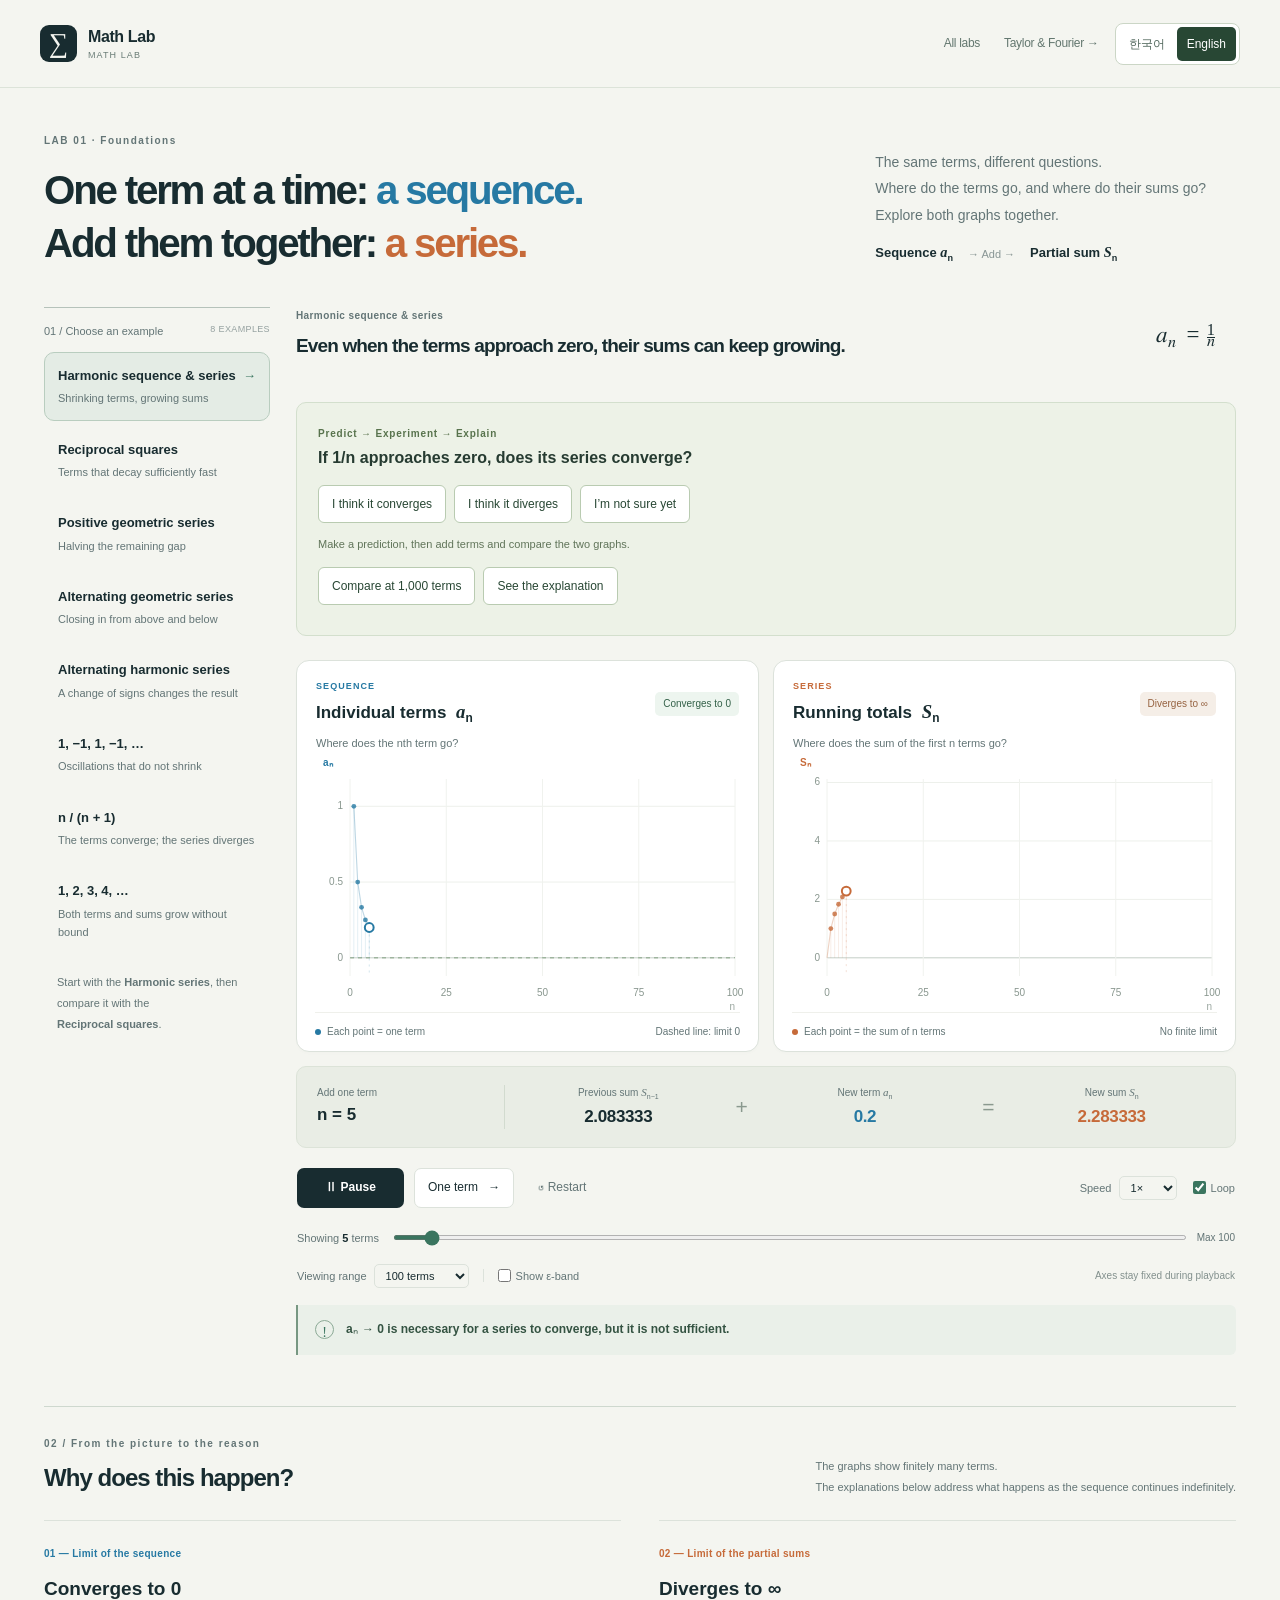
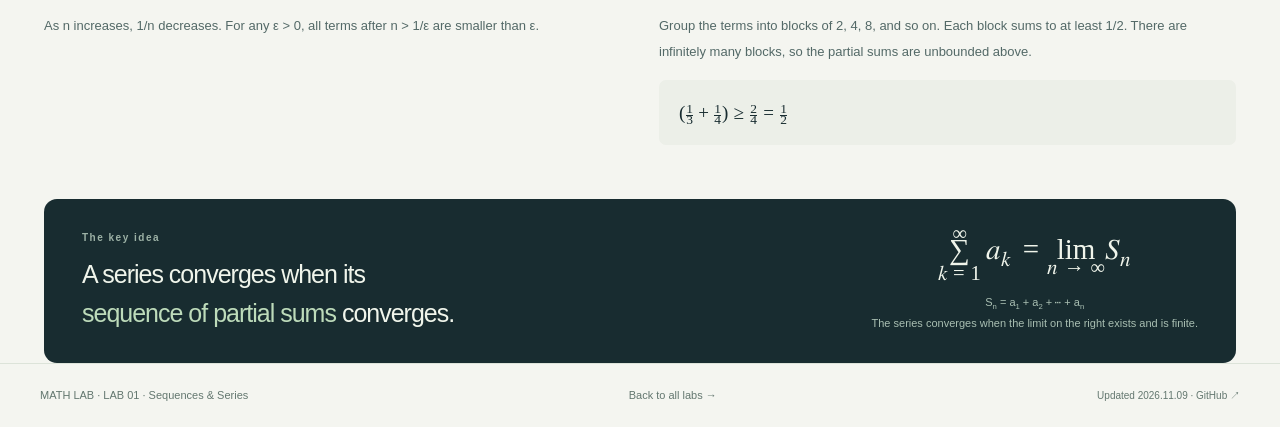
<file: docs/labs/sequences/index.html>
<!doctype html>
<html lang="ko">
<head>
 <meta charset="UTF-8"><meta name="viewport" content="width=device-width, initial-scale=1">
 <meta name="description" content="수열의 항과 급수의 부분합을 나란히 움직이며 비교하는 미적분 실험실. 조화급수, 등비급수, 교대급수의 수렴과 발산을 직접 확인하세요.">
 <meta name="theme-color" content="#f4f5f0">
 <title>수열과 급수 · Math Lab</title><link rel="canonical" href="https://huhjeonggyu.github.io/math-lab/labs/sequences/"><link rel="icon" href="../../assets/favicon.svg" type="image/svg+xml"><link rel="stylesheet" href="style.css">
<link rel="stylesheet" href="../../assets/site.css?v=20261109-i18n"><meta property="og:title" content="수열과 급수 · Math Lab"><meta property="og:description" content="수열의 항과 급수의 부분합을 나란히 움직이며 비교하는 미적분 실험실. 조화급수, 등비급수, 교대급수의 수렴과 발산을 직접 확인하세요."><meta property="og:url" content="https://huhjeonggyu.github.io/math-lab/labs/sequences/"><meta property="og:type" content="website"><meta property="og:site_name" content="Math Lab · 수학 실험실"><meta property="og:locale" content="ko_KR"><meta name="twitter:card" content="summary"></head>
<body>
 <header class="lab-header"><a class="brand" href="../../" aria-label="수학 실험실 홈"><span class="brand-mark" aria-hidden="true">∑</span><span>수학 실험실<small>MATH LAB</small></span></a><nav aria-label="실험실 이동"><a href="../../#labs">전체 실험실</a><a href="../taylor/">테일러와 푸리에 →</a></nav></header>
 <main>
  <section class="intro"><div><p class="eyebrow">LAB 01 · 기초</p><h1>하나씩 보면 <span class="seq-text">수열.</span><br>차곡차곡 더하면 <span class="sum-text">급수.</span></h1></div><div class="intro-right"><p>같은 항, 다른 질문.<br>항이 어디로 가는지, 합이 어디로 가는지<br>두 그래프를 함께 움직여 보자.</p><div class="definition"><span>수열 <i>a</i><sub>n</sub></span><span class="arrow">→ 더하기 →</span><span>부분합 <i>S</i><sub>n</sub></span></div></div></section>
  <div class="lab-layout">
   <aside class="example-picker" aria-label="예제 선택"><div class="section-label"><span>01 / 예제 선택</span><span>8 EXAMPLES</span></div><div id="examples" class="examples"></div><noscript class="noscript-note">조화급수 · 제곱 역수 · 등비급수 · 교대조화급수 등 8개 예제를 비교해. 그래프를 조작하려면 JavaScript가 필요해.</noscript><div class="picker-note">먼저 <b>조화급수</b>를 보고,<br><b>제곱 역수</b>와 비교해 봐.</div></aside>
   <section class="workspace" aria-label="수열과 부분합 애니메이션">
    <div class="scenario-heading"><div><p id="example-name" class="eyebrow"></p><h2 id="headline"></h2></div><div id="term-formula" class="term-formula"></div></div>
    <div class="learning-card" id="harmonic-prediction"><span class="prompt-label">예측 → 실험 → 설명</span><h3>1/n이 0으로 가면, 그 합도 수렴할까?</h3><div class="choices" role="group" aria-label="조화급수의 수렴 예측"><button type="button" data-prediction="converge" aria-pressed="false">수렴할 것 같아</button><button type="button" data-prediction="diverge" aria-pressed="false">발산할 것 같아</button><button type="button" data-prediction="unsure" aria-pressed="false">아직 모르겠어</button></div><p id="prediction-response" class="micro" aria-live="polite">먼저 예상해 보고, 항을 늘리며 두 그래프를 비교해 봐.</p><div class="choices"><button type="button" id="prediction-experiment">1,000개 항에서 비교하기</button><button type="button" id="prediction-reveal" aria-expanded="false" aria-controls="prediction-reason">이유 확인하기</button></div><div id="prediction-reason" class="prediction-result" hidden><p>결론은 <b>발산</b>이야. 1/2, (1/3 + 1/4), (1/5 + ⋯ + 1/8), … 각 묶음의 합이 적어도 1/2이므로 끝없이 커져.</p><p>적분으로도 볼 수 있어. 1/x는 감소하므로 <b>Sₙ ≥ ∫₁ⁿ⁺¹ (1/x) dx = log(n+1) → ∞</b>야. 유한한 그래프에서 증가하는 것만으로는 발산의 증명이 되지 않아.</p><a href="../riemann/?example=inverseTail">리만합에서 1/x의 무한 구간 넓이 보기 →</a></div></div><div class="plots">
     <article class="plot-card sequence"><div class="plot-heading"><div><p class="plot-kicker">SEQUENCE</p><h3>각각의 항 <i>a</i><sub>n</sub></h3></div><span id="sequence-status" class="status"></span></div><p class="plot-question">n번째 항은 어디로 갈까?</p><div class="plot-wrap"><canvas id="sequence-chart" role="img" aria-label="수열의 항 그래프"></canvas></div><div class="plot-bottom"><span><span class="legend-dot blue"></span>각 점 = 하나의 항</span><span id="sequence-target"></span></div><p id="sequence-band-note" class="band-note" hidden></p></article>
     <article class="plot-card series"><div class="plot-heading"><div><p class="plot-kicker">SERIES</p><h3>누적한 합 <i>S</i><sub>n</sub></h3></div><span id="series-status" class="status"></span></div><p class="plot-question">처음 n개를 더한 값은 어디로 갈까?</p><div class="plot-wrap"><canvas id="series-chart" role="img" aria-label="급수의 부분합 그래프"></canvas></div><div class="plot-bottom"><span><span class="legend-dot orange"></span>각 점 = n개 항의 합</span><span id="series-target"></span></div><p id="series-band-note" class="band-note" hidden></p></article>
    </div>
    <div class="addition-strip" aria-label="현재 부분합 계산"><div class="addition-label"><span>한 항 더하기</span><strong>n = <span id="n-display">1</span></strong></div><div class="addend"><span>이전 합 <i>S</i><sub>n−1</sub></span><strong id="previous-value">0</strong></div><div id="addition-sign" class="operator">+</div><div class="addend current-term"><span>이번 항 <i>a</i><sub>n</sub></span><strong id="term-value">1</strong></div><div class="operator">=</div><div class="addend current-sum"><span>새로운 합 <i>S</i><sub>n</sub></span><strong id="sum-value">1</strong></div></div>
    <div class="controls">
     <div class="transport"><button id="play" class="primary" type="button" aria-pressed="false">▶ 재생</button><button id="step" class="icon-button" type="button" aria-label="다음 항으로 한 단계 진행">한 항씩 <span aria-hidden="true">→</span></button><button id="restart" class="restart" type="button" aria-label="처음 항부터 다시 시작">↺ 처음</button><div class="transport-options"><label>속도 <select id="speed"><option value="0.5">0.5×</option><option value="1" selected>1×</option><option value="2">2×</option><option value="4">4×</option><option value="10">10×</option></select></label><label class="check-label"><input id="loop" type="checkbox" checked> 반복</label></div></div>
     <div class="timeline"><label for="index">지금까지 <strong id="index-label">1</strong>개 항</label><input id="index" type="range" min="1" max="100" value="1" step="1"><span id="horizon-label">최대 100</span></div>
     <div class="view-options"><label>관찰 범위 <select id="horizon"><option value="40">40개 항</option><option value="100" selected>100개 항</option><option value="500">500개 항</option><option value="1000">1,000개 항</option></select></label><span class="control-divider"></span><label class="check-label"><input id="show-band" type="checkbox"> ε-띠 보기</label><label id="epsilon-control" hidden>ε <select id="epsilon"><option value="0.2">0.2</option><option value="0.1" selected>0.1</option><option value="0.05">0.05</option><option value="0.01">0.01</option></select></label><span class="axis-note">재생 중 축 고정</span></div>
    </div>
    <div class="insight"><span class="insight-icon" aria-hidden="true">!</span><p id="takeaway"></p></div>
   </section>
  </div>
  <section class="understanding" aria-labelledby="why-title"><div class="understanding-heading"><div><p class="eyebrow">02 / 그림에서 이유로</p><h2 id="why-title">그래서, 왜 이렇게 될까?</h2></div><p>그래프는 유한한 항을 보여 줘.<br>무한히 계속했을 때의 결론은 아래 이유로 확인하자.</p></div><div class="explanation-grid"><article><span class="number-label seq-text">01 — 수열의 극한</span><h3 id="sequence-conclusion"></h3><p id="sequence-why"></p></article><article><span class="number-label sum-text">02 — 부분합의 극한</span><h3 id="series-conclusion"></h3><p id="series-why"></p><div id="evidence" class="evidence"></div></article></div><div id="band-explanation" class="band-explanation" hidden><b>ε-띠의 의미</b><p>극한 L의 위아래로 ε만큼의 띠를 그렸어. <b>어떤 N₀ 이후의 모든 점</b>이 이 띠 안에 남아 있으면 그 ε에 대한 조건을 만족해. 수렴은 이 조건이 <b>모든 ε &gt; 0</b>에 대해 성립한다는 뜻이야. 표시한 N₀는 충분한 기준이며 가장 작은 값일 필요는 없어.</p></div></section>
  <section class="big-picture"><div><p class="eyebrow">한 문장으로 기억하기</p><h2>급수의 수렴은<br><span>부분합 수열</span>의 수렴이다.</h2></div><div class="big-equation"><math xmlns="http://www.w3.org/1998/Math/MathML" displaystyle="true"><mrow><munderover><mo>∑</mo><mrow><mi>k</mi><mo>=</mo><mn>1</mn></mrow><mi>∞</mi></munderover><msub><mi>a</mi><mi>k</mi></msub><mo>=</mo><munder><mi>lim</mi><mrow><mi>n</mi><mo>→</mo><mi>∞</mi></mrow></munder><msub><mi>S</mi><mi>n</mi></msub></mrow></math><p>S<sub>n</sub> = a<sub>1</sub> + a<sub>2</sub> + ⋯ + a<sub>n</sub><br>오른쪽의 유한한 극한이 존재할 때, 급수가 수렴한다고 해.</p></div></section>
 </main>
 <footer class="lab-footer"><span>MATH LAB · LAB 01 · 수열과 급수</span><a href="../../">실험실 목록으로 →</a><small>업데이트 <time datetime="2026-11-09">2026.11.09</time> · <a href="https://github.com/huhjeonggyu/math-lab" target="_blank" rel="noopener">GitHub ↗</a></small></footer>
 <script type="module" src="app.mjs?v=20261109-i18n"></script>
</body>
</html>
</file>
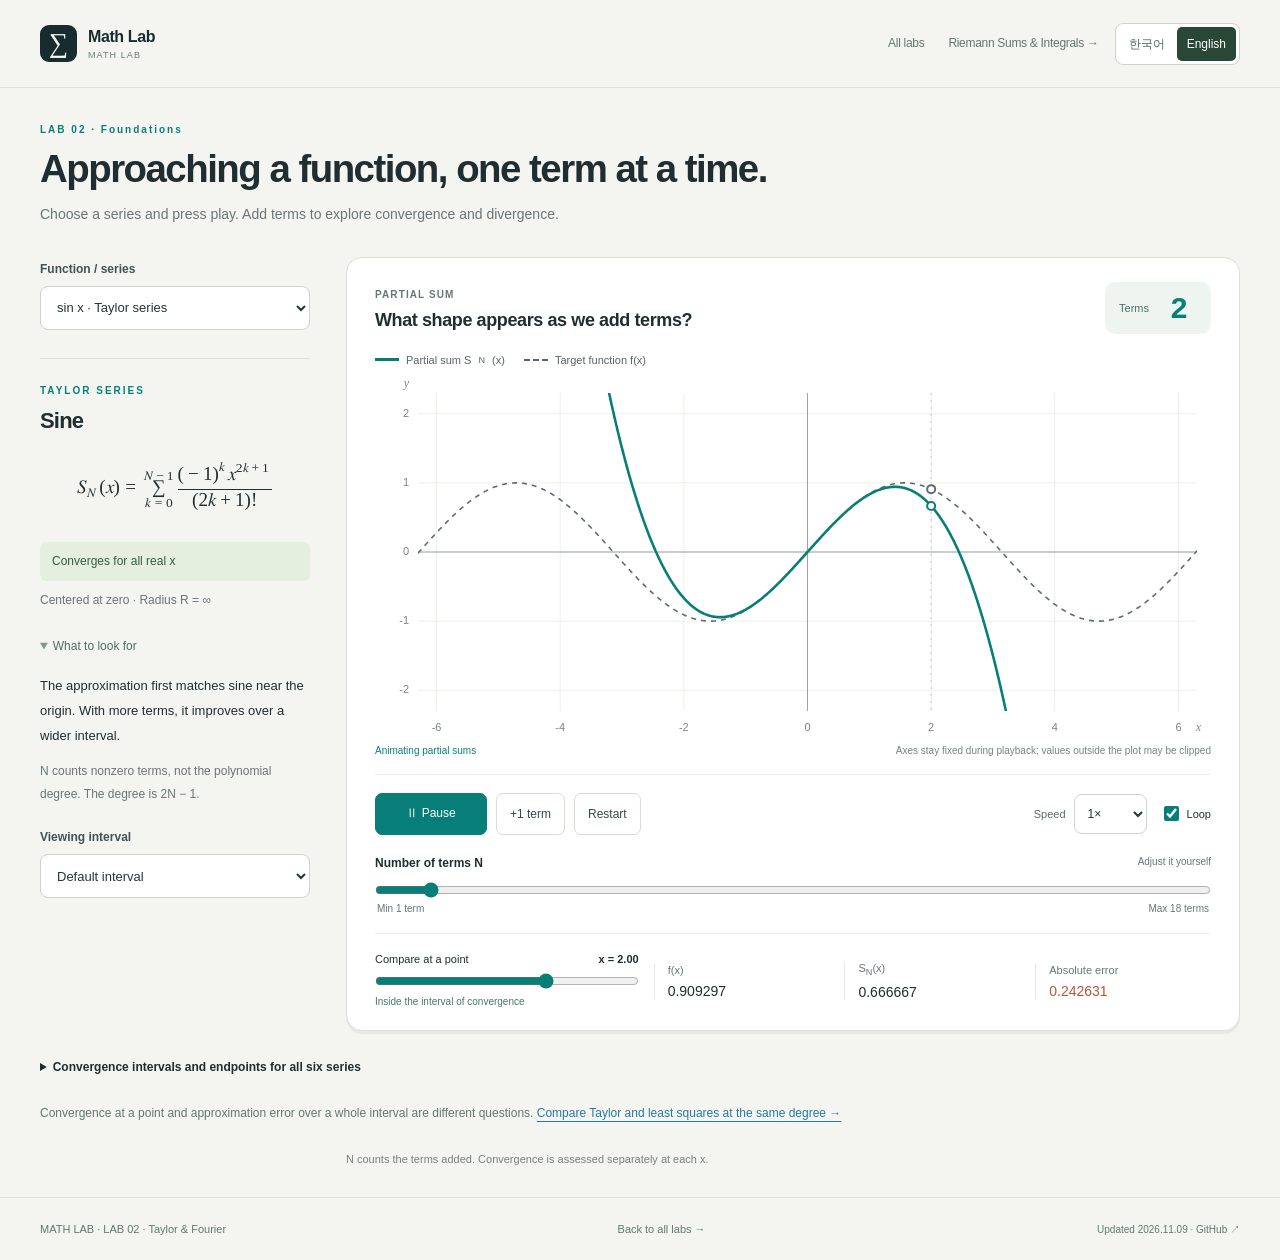
<file: docs/labs/taylor/index.html>
<!doctype html>
<html lang="ko">
<head>
  <meta charset="utf-8"><meta name="viewport" content="width=device-width, initial-scale=1">
  <meta name="theme-color" content="#f6f5ef">
  <title>테일러와 푸리에 · Math Lab</title>
  <meta name="description" content="함수와 급수를 선택하고 부분합을 재생하며 수렴과 발산을 탐구하는 인터랙티브 미적분 실험실.">
  <link rel="canonical" href="https://huhjeonggyu.github.io/math-lab/labs/taylor/">
  <link rel="icon" href="../../assets/favicon.svg" type="image/svg+xml"><link rel="stylesheet" href="./style.css">
  <script type="module" src="./app.mjs?v=20261109-i18n"></script>
<link rel="stylesheet" href="../../assets/site.css?v=20261109-i18n"><meta property="og:title" content="테일러와 푸리에 · Math Lab"><meta property="og:description" content="함수와 급수를 선택하고 부분합을 재생하며 수렴과 발산을 탐구하는 인터랙티브 미적분 실험실."><meta property="og:url" content="https://huhjeonggyu.github.io/math-lab/labs/taylor/"><meta property="og:type" content="website"><meta property="og:site_name" content="Math Lab · 수학 실험실"><meta property="og:locale" content="ko_KR"><meta name="twitter:card" content="summary"></head>
<body>
<header class="lab-header"><a class="brand" href="../../" aria-label="수학 실험실 홈"><span class="brand-mark" aria-hidden="true">∑</span><span>수학 실험실<small>MATH LAB</small></span></a><nav aria-label="실험실 이동"><a href="../../#labs">전체 실험실</a><a href="../riemann/">리만합과 적분 →</a></nav></header>
<main>
  <section class="intro"><p class="eyebrow">LAB 02 · 기초</p><h1>한 항씩, 함수에 가까워지는 순간.</h1><p>급수를 고르고 재생해 봐. 항을 늘리며 수렴과 발산의 차이를 살펴보자.</p></section>
  <div class="workspace">
    <aside class="settings" aria-label="급수 선택과 설명">
      <label class="field-label" for="preset">함수 · 급수 선택</label>
      <select id="preset">
        <optgroup label="원점 중심 · 테일러와 등비급수"><option value="sine">sin x · 테일러 급수</option>
        <option value="exponential">eˣ · 테일러 급수</option>
        <option value="geometric">1 / (1 − x) · 등비급수</option>
        <option value="logarithm">log(1 + x) · 테일러 급수</option>
        <option value="arctangent">arctan x · 테일러 급수</option>
        </optgroup><optgroup label="주기함수 · 푸리에 급수"><option value="fourier">사각파 · 푸리에 급수</option></optgroup>
      </select>
      <div class="series-info"><p id="series-tag" class="eyebrow"></p><h2 id="series-name"></h2><div class="formula" id="formula"></div><p id="convergence" class="convergence"></p><p id="radius-note" class="muted"></p></div>
      <details class="observation" id="observation" open><summary>이렇게 관찰해 봐</summary><p id="hint"></p><p id="detail" class="muted"></p></details>
      <label class="field-label view-label" for="view">그래프 구간</label>
      <select id="view"><option value="1">기본 구간</option><option value="0.5">원점 가까이</option><option value="1.5">더 넓게</option></select>
    </aside>
    <section class="stage" aria-label="부분합 애니메이션">
      <div class="chart-heading"><div><span class="tiny-heading">PARTIAL SUM</span><h2>항을 더하면 어떤 모양이 될까?</h2></div><div class="n-badge"><span>항 개수</span><strong id="n-value">1</strong></div></div>
      <div class="legend"><span><i class="sample partial"></i>부분합 S<sub>N</sub>(x)</span><span><i class="sample target"></i>비교 함수 f(x)</span><span id="band-legend" hidden><i class="band-sample"></i>수렴 구간</span></div>
      <div class="plot-wrap"><canvas id="plot" role="img" aria-label="부분합과 비교 함수 그래프. 항 개수 슬라이더로 부분합을 바꿀 수 있습니다.">함수와 부분합을 비교하는 그래프입니다.</canvas></div>
      <div class="chart-note"><span id="frame-status">부분합을 재생하는 중</span><span>재생 중 축 고정 · 화면 밖의 값은 잘려 보일 수 있어</span></div>
      <div class="transport">
        <button id="play" class="primary" type="button" aria-pressed="true">Ⅱ 일시정지</button>
        <button id="step" type="button">+1항</button>
        <button id="restart" type="button">처음부터</button>
        <label class="speed">속도 <select id="speed"><option value=".5">0.5×</option><option value="1" selected>1×</option><option value="2">2×</option><option value="4">4×</option></select></label>
        <label class="loop"><input type="checkbox" id="loop" checked>반복</label>
      </div>
      <div class="scrubber"><label for="terms">항 개수 N <span>직접 움직여 보기</span></label><input id="terms" type="range" min="1" max="18" value="1" step="1"><div class="range-labels"><span>최소 1항</span><span id="max-label">최대 18항</span></div></div>
      <section class="learning-card" id="gibbs" hidden aria-labelledby="gibbs-title"><span class="prompt-label">FOURIER · 기브스 현상</span><h3 id="gibbs-title">튀어나온 부분은 작아질까, 좁아질까?</h3><p>N을 늘리면 첫 돌출이 점프점 x = 0에 더 가까워져. 하지만 높이는 1에 붙지 않고 약 1.179로 가.</p><div class="gibbs-values"><div><span>첫 돌출 위치</span><strong id="gibbs-location"></strong><small>xₙ = π/(2N)</small></div><div><span>그 점의 부분합</span><strong id="gibbs-height"></strong><small>Sₙ(xₙ)</small></div><div><span>1을 넘는 높이</span><strong id="gibbs-overshoot"></strong><small>→ 약 0.179</small></div></div><button id="gibbs-probe" type="button">첫 돌출점에서 비교하기 →</button><details><summary>각 점에서 수렴하는데, 왜 균등수렴은 아닐까?</summary><p>사각파의 점프점 값을 0으로 정하면 모든 고정된 x에서 Sₙ(x) → f(x)야. 하지만 첫 돌출을 따라가면 xₙ도 N과 함께 움직여. 그 지점의 오차는 0으로 가지 않아.</p><div class="gibbs-bound"><b>전체 최대 오차의 하한: 모든 N에 대해 sup<sub>x∈[−π,π]</sub>|Sₙ(x) − f(x)| ≥ 1.</b><p>N을 고정하면 Sₙ은 연속이고 Sₙ(0) = 0이야. x → 0⁺에서 f(x) = 1이므로 오차는 1에 가까워져. 그래서 돌출 초과분 약 0.179를 전체 최대 오차라고 부르면 안 돼. 유한한 격자는 점프 바로 옆의 큰 오차를 놓칠 수도 있어.</p></div></details><p class="source-note"><a href="https://dlmf.nist.gov/6.16" target="_blank" rel="noopener">더 읽기: NIST DLMF · Gibbs phenomenon ↗</a></p></section><section class="probe" aria-label="한 점에서 값 비교">
        <div class="probe-control"><label for="probe">한 점에서 비교 <strong id="x-value">x = 2.00</strong></label><input type="range" id="probe" min="-6.3" max="6.3" step=".01" value="2"><span id="point-state"></span></div>
        <div class="readout"><span>f(x)</span><strong id="target-value">—</strong></div>
        <div class="readout"><span>S<sub>N</sub>(x)</span><strong id="partial-value">—</strong></div>
        <div class="readout error"><span>절대 오차</span><strong id="error-value">—</strong></div>
      </section>
    </section>
  </div>
  <details class="convergence-reference"><summary>여섯 급수의 수렴 구간·끝점을 한눈에</summary><p>테일러·등비급수는 모두 원점 중심이야. 초록 음영은 −1 &lt; x &lt; 1을 표시하며, 끝점 포함 여부는 아래 표와 선택한 점의 판정을 확인해.</p><div class="table-scroll"><table class="limit-table"><thead><tr><th>급수</th><th>수렴 반지름 R</th><th>수렴 구간 / 끝점</th></tr></thead><tbody><tr><td>sin x, eˣ</td><td>∞</td><td>모든 실수</td></tr><tr><td>1/(1−x)</td><td>1</td><td>(−1, 1) · 양끝 모두 발산</td></tr><tr><td>log(1+x)</td><td>1</td><td>(−1, 1] · x = 1에서 log 2, x = −1에서 발산</td></tr><tr><td>arctan x</td><td>1</td><td>[−1, 1] · 양끝에서 ±π/4</td></tr><tr><td>사각파 · 푸리에</td><td>거듭제곱급수의 반지름 개념을 쓰지 않아</td><td>각 고정된 x에서 수렴 · 점프점 값은 0으로 정의</td></tr></tbody></table></div></details><p class="lab-next">한 점의 수렴과 구간 전체의 근사 오차는 다를 수 있어. <a href="../approximation/">같은 차수의 테일러와 최소제곱 비교하기 →</a></p><p class="bottom-note">N은 더한 항의 개수야. 급수의 수렴은 각 x에서 따로 판단해.</p>
  <div id="announcement" class="sr-only" aria-live="polite"></div>
</main>
<noscript>그래프를 재생하려면 브라우저의 JavaScript를 켜 줘.</noscript>
<footer class="lab-footer"><span>MATH LAB · LAB 02 · 테일러와 푸리에</span><a href="../../">실험실 목록으로 →</a><small>업데이트 <time datetime="2026-11-09">2026.11.09</time> · <a href="https://github.com/huhjeonggyu/math-lab" target="_blank" rel="noopener">GitHub ↗</a></small></footer></body></html>
</file>
<file: docs/assets/home.css>
@charset "UTF-8";
:root{--bg:#f4f5f0;--ink:#182c30;--muted:#697c76;--line:#dce3d9;--blue:#2679a3;--orange:#c66a39;--green:#476e53}*{box-sizing:border-box}html{scroll-behavior:smooth}body{margin:0;background:var(--bg);color:var(--ink);font:14px/1.7 Inter,"Pretendard","Apple SD Gothic Neo","Malgun Gothic",sans-serif;letter-spacing:-.025em}a{color:inherit;text-decoration:none}button{font:inherit;cursor:pointer}a:focus-visible,button:focus-visible{outline:3px solid #71a8c1;outline-offset:5px}header,main,footer{max-width:1240px;margin:auto;padding-left:48px;padding-right:48px}header{height:91px;border-bottom:1px solid var(--line);display:flex;align-items:center;justify-content:space-between}.brand{display:flex;align-items:center;gap:12px;font-size:16px;font-weight:650}.brand-mark{font:27px Georgia,serif;color:var(--bg);background:var(--ink);width:37px;height:37px;display:grid;place-items:center;border-radius:9px}.brand small{font-size:9px;letter-spacing:.15em;color:var(--muted);display:block;font-weight:500;margin-top:-2px}header nav{display:flex;gap:30px;color:var(--muted);font-size:12px}header nav a:hover{color:var(--ink)}.hero{display:grid;grid-template-columns:1.1fr 1fr;align-items:center;gap:70px;padding:70px 0 64px}.eyebrow{font-size:10px;letter-spacing:.15em;font-weight:650;color:var(--muted);margin:0 0 17px}h1{margin:0;font-size:clamp(42px,5.5vw,72px);line-height:1.2;font-weight:650;letter-spacing:-.065em}h1 em{font-style:normal;color:var(--green)}.lead{font-size:15px;line-height:1.9;color:var(--muted);margin:23px 0}.jump{display:inline-flex;gap:30px;font-size:12px;font-weight:600;padding:8px 0;border-bottom:1px solid #a5b7a5}.hero-visual{border:1px solid #d5dfd1;border-radius:18px;background:linear-gradient(145deg,#e8eee2,#f1f3ea);padding:37px 38px 22px;transform:rotate(-2deg);box-shadow:0 14px 35px #263a2010}.formula-label{font-size:11px;color:#6d8266;margin-bottom:24px}.formula-row{display:flex;align-items:center;justify-content:space-between;font:23px Georgia,serif;gap:8px;color:#8b9c81}.formula-row .term{font-style:italic;font-size:33px;color:var(--blue)}sub{font-size:.6em}.sum-rule{display:flex;align-items:center;gap:15px;margin:16px 0 7px;color:#89a17c}.sum-rule span{height:1px;background:#bacbb1;flex:1}.sum-rule i{font:29px Georgia,serif}.formula-result{text-align:center;font:italic 64px/1.1 Georgia,serif;color:var(--orange)}.formula-result span{display:block;font:12px/1.7 "Malgun Gothic",sans-serif;color:#60765b;margin-top:15px}.visual-foot{border-top:1px solid #cfdbc7;text-align:center;margin-top:27px;padding-top:16px;font-size:8px;letter-spacing:.2em;color:#829477}.labs{scroll-margin-top:25px}.section-heading{display:flex;justify-content:space-between;align-items:flex-end;margin-bottom:24px;gap:20px}.section-heading .eyebrow{margin-bottom:6px}.section-heading h2{margin:0;font-size:26px;letter-spacing:-.045em;font-weight:600}.section-heading>p{margin:0;color:var(--muted);font-size:12px}.lab-grid{display:grid;grid-template-columns:1fr 1fr;gap:24px}.lab-card{background:white;border:1px solid var(--line);border-radius:15px;overflow:hidden;transition:transform .18s,border-color .18s,box-shadow .18s;min-width:0}.lab-card:hover{transform:translateY(-4px);border-color:#adc3af;box-shadow:0 12px 25px #253d2410}.card-link{display:block;height:100%}.card-top{padding:20px 25px 0;display:flex;justify-content:space-between;align-items:center}.lab-number{font-size:10px;letter-spacing:.11em;color:var(--green);font-weight:700}.count{font-size:10px;background:#f0f3ea;padding:2px 9px;border-radius:20px;color:#6d8063}.thumbnail{margin:10px 18px 0;border-bottom:1px solid #edf0e9}.thumbnail canvas{display:block;width:100%;height:182px}.preview-legend{display:flex;gap:16px;padding:5px 9px 16px;font-size:10px}.preview-legend>span:last-child{margin-left:auto;font-variant-numeric:tabular-nums;color:var(--muted)}.blue{color:var(--blue)}.orange{color:var(--orange)}.gray{color:#8f9b90}.card-copy{padding:25px}.card-subtitle{color:var(--green);font-size:11px;margin:0 0 5px}.card-copy h3{font-size:29px;font-weight:600;letter-spacing:-.045em;margin:0 0 12px}.card-copy>p:not(.card-subtitle){font-size:13px;color:var(--muted);line-height:1.85;margin:0 0 20px}.tags{display:flex;gap:7px;flex-wrap:wrap}.tags span{font-size:10px;padding:4px 8px;background:#f4f5ef;border-radius:5px;color:#71816b}.card-action{display:flex;justify-content:space-between;align-items:center;border-top:1px solid var(--line);margin-top:25px;padding-top:17px;font-size:12px;font-weight:650}.card-action span{font-size:21px;font-weight:400;color:#748b6a}.preview-controls{display:flex;align-items:center;justify-content:space-between;font-size:10px;color:#7d8b76;margin-top:15px;gap:12px}.preview-controls button{font-size:10px;background:transparent;border:1px solid #d5decf;border-radius:5px;padding:5px 10px;color:var(--muted)}.guide{display:grid;grid-template-columns:1fr 1fr;gap:40px;margin:58px 0 44px;border-top:1px solid var(--line);padding-top:37px}.guide .eyebrow{margin-bottom:12px}.guide h2{font-size:25px;font-weight:500;line-height:1.6;letter-spacing:-.04em;margin:0}.guide ol{list-style:none;margin:0;padding:0}.guide li{display:flex;gap:20px;padding:0 0 20px}.guide li>span{font-size:10px;color:#93a38a;font-weight:650;padding-top:4px}.guide strong{font-size:13px;font-weight:600}.guide li p{font-size:11px;color:var(--muted);margin:3px 0 0}footer{display:flex;justify-content:space-between;padding-top:22px;padding-bottom:26px;border-top:1px solid var(--line);font-size:10px;color:#7d8b76}
@media(max-width:900px){header,main,footer{padding-left:28px;padding-right:28px}.hero{gap:36px;padding:50px 0}.hero-visual{padding:26px 24px 18px}.formula-row .term{font-size:27px}.formula-row{font-size:20px}.formula-result{font-size:52px}.lab-grid{gap:16px}.card-top{padding:18px 20px 0}.card-copy{padding:20px}.card-copy h3{font-size:26px}.card-copy>p:not(.card-subtitle){font-size:12px}.preview-legend{font-size:9px;gap:9px}.thumbnail canvas{height:160px}}
@media(max-width:600px){header,main,footer{padding-left:20px;padding-right:20px}header{height:75px}.brand{font-size:14px;gap:9px}.brand-mark{width:31px;height:31px;font-size:24px}.brand small{font-size:8px}header nav{gap:14px;font-size:10px}.hero{grid-template-columns:1fr;gap:27px;padding:36px 0}.hero h1{font-size:52px}.hero .eyebrow{font-size:9px;margin-bottom:15px}.lead{font-size:13px;margin:20px 0}.hero-visual{transform:none;padding:22px 25px 17px}.formula-label{margin-bottom:15px}.formula-row .term{font-size:29px}.sum-rule{margin:10px 0 3px}.formula-result{font-size:45px}.formula-result span{margin-top:10px;font-size:11px}.visual-foot{margin-top:18px;padding-top:12px}.section-heading{display:block;margin-bottom:18px}.section-heading h2{font-size:23px}.section-heading>p{margin-top:8px;font-size:11px}.section-heading .eyebrow{font-size:9px}.lab-grid{grid-template-columns:1fr;gap:18px}.thumbnail canvas{height:170px}.card-copy h3{font-size:28px}.preview-controls{align-items:flex-start;font-size:9px}.preview-controls>span{max-width:170px}.preview-controls button{font-size:9px;white-space:nowrap}.guide{grid-template-columns:1fr;gap:27px;margin-top:36px;padding-top:27px}.guide h2{font-size:24px}.guide li{gap:17px}.guide li p{font-size:11px}footer{font-size:9px;gap:15px}}
@media(prefers-reduced-motion:reduce){html{scroll-behavior:auto}*{transition:none!important}.lab-card:hover{transform:none}}

.lab-grid{grid-template-columns:repeat(2,minmax(0,1fr));gap:22px}.card-copy{padding:24px}.card-copy h3{font-size:27px}.card-copy>p:not(.card-subtitle){font-size:12px}.preview-legend{gap:12px;font-size:10px}@media(max-width:600px){.lab-grid{grid-template-columns:1fr;gap:18px}.card-copy{padding:20px}.card-copy h3{font-size:26px}.preview-legend{gap:9px;font-size:9px}}
</file>
<file: docs/assets/site.css>
/* Shared identity and small learning components across the four labs. */
.language-switch{display:flex;flex:0 0 auto;gap:2px;border:1px solid #cbd6c6;border-radius:8px;padding:3px;background:#fff}
.language-switch button{font:500 12px/1.5 Inter,"Malgun Gothic",sans-serif;min-height:34px;border:0;border-radius:5px;background:transparent;color:#52685d;padding:5px 10px;cursor:pointer;white-space:nowrap}
.language-switch button[aria-pressed=true]{color:#fff;background:#284734}
.language-switch button:focus-visible{outline:3px solid #83b9d3;outline-offset:2px}
header.lab-header nav{margin-left:auto}
html[lang=en] body{letter-spacing:0}
html[lang=en] .hero h1{line-height:1.12}
html[lang=en] .lab-header .brand small{letter-spacing:.12em}
html[lang=en] .group-label,html[lang=en] .example-button,html[lang=en] .status-badge{white-space:normal}
@media(max-width:850px){header.lab-header{height:auto!important;min-height:88px;flex-wrap:wrap;padding-top:12px!important;padding-bottom:12px!important;gap:10px!important}header.lab-header .brand{margin-right:auto}header.lab-header nav{order:3;flex-basis:100%;flex-direction:row!important;justify-content:flex-end;flex-wrap:wrap;gap:8px 18px!important;margin:0!important}.language-switch button{font-size:11px;padding:4px 8px}}
[hidden]{display:none!important}
header.lab-header{max-width:1440px;margin:0 auto;height:88px;padding:0 40px;border-bottom:1px solid #dce3d9;display:flex;align-items:center;justify-content:space-between;gap:16px;font-family:Inter,"Pretendard","Malgun Gothic",sans-serif}
.lab-header .brand{display:flex;align-items:center;gap:11px;font-size:16px;font-weight:650;line-height:1.5;letter-spacing:-.025em;text-decoration:none;color:#182c30}
.lab-header .brand-mark{display:grid;place-items:center;width:37px;height:37px;line-height:1;background:#182c30;color:#f4f5f0;border-radius:9px;font:27px Georgia,serif}
.lab-header .brand small{display:block;font-size:9px;line-height:1.5;letter-spacing:.15em;color:#697c76;font-weight:500;margin:0}
.lab-header nav{display:flex;align-items:center;gap:24px;color:#63776f;font-size:12px;line-height:1.6;letter-spacing:-.025em}
.lab-header nav a{text-decoration:none;color:inherit}.lab-header nav a:hover{color:#2679a3}
.lab-footer{max-width:1440px;margin:auto;padding:22px 40px;border-top:1px solid #dce3d9;display:flex;justify-content:space-between;align-items:center;flex-wrap:wrap;gap:12px;font:11px/1.7 Inter,"Malgun Gothic",sans-serif;color:#63776f}.lab-footer a{text-decoration:none;color:inherit}.lab-footer small{font-size:10px}
.learning-card{border:1px solid #d3dfcd;background:#edf2e7;border-radius:10px;padding:18px 21px;margin:24px 0;font-size:13px;line-height:1.8;color:#263b31}.learning-card h3{font-size:16px;margin:0 0 8px;font-weight:600}.learning-card p{margin:7px 0}.learning-card .prompt-label{font-size:10px;letter-spacing:.08em;color:#58734d;font-weight:650}.learning-card a{color:#2679a3;text-underline-offset:3px}.learning-card details{margin-top:12px}.learning-card summary{cursor:pointer;font-weight:600}.learning-card .choices{display:flex;flex-wrap:wrap;gap:8px;margin:12px 0}.learning-card button{font:12px/1.5 Inter,"Malgun Gothic",sans-serif;padding:8px 13px;min-height:38px;border:1px solid #b9cbb1;border-radius:6px;background:white;color:#284734;cursor:pointer}.learning-card button[aria-pressed=true]{background:#284734;color:white}.learning-card button:focus-visible,.learning-card summary:focus-visible{outline:3px solid #83b9d3;outline-offset:3px}.prediction-result{border-top:1px solid #ccd9c5;padding-top:10px;margin-top:10px}.learning-card .micro{font-size:11px;color:#61755a}
.gibbs-values{display:grid;grid-template-columns:repeat(3,minmax(0,1fr));gap:12px;margin:16px 0}.gibbs-values div{background:#fff;border:1px solid #dbe5d4;border-radius:7px;padding:12px}.gibbs-values span{display:block;font-size:10px;color:#63776f}.gibbs-values strong{font-size:19px;font-weight:550;color:#2679a3;font-variant-numeric:tabular-nums}.gibbs-values small{display:block;font-size:10px;color:#63776f}.gibbs-bound{padding:10px 12px;background:#fff;border-left:3px solid #90aa7e;font-size:12px}.gibbs-bound math{font-size:18px}.source-note{font-size:10px;color:#63776f}
.limit-table{width:100%;border-collapse:collapse;font-size:12px;line-height:1.7;margin:16px 0}.limit-table th,.limit-table td{padding:9px 12px;text-align:left;border-bottom:1px solid #dce3d9;white-space:normal}.limit-table th{color:#526b4c;font-weight:600}.table-scroll{overflow-x:auto}.theorem-assumption{font-size:12px;color:#476e53;line-height:1.8;border-left:3px solid #9eb28e;padding-left:12px;margin:16px 0}.lab-next{font-size:12px;color:#63776f;line-height:1.8;margin:25px 0}.lab-next a{color:#2679a3;text-underline-offset:4px}.noscript-note{display:block;background:#edf2e7;border:1px solid #dce3d9;padding:16px;margin:20px 0;font-size:13px;line-height:1.8}.convergence-reference{margin-top:26px;font-size:12px;line-height:1.8}.convergence-reference summary{cursor:pointer;font-weight:600}.convergence-reference p{color:#63776f}.convergence-reference .table-scroll{background:#fff;border:1px solid #dce3d9;border-radius:9px;padding:0 12px}.path-note{background:#e8eee2;border:1px solid #d7e1cf;border-radius:9px;padding:18px 22px;margin:25px 0;font-size:13px;line-height:1.8;color:#526b4c}.path-note p{margin:6px 0 0}.path-note strong{color:#263e2c}
.timeline,.slider-row{grid-template-columns:max-content minmax(0,1fr) max-content}.timeline>span,.slider-row>span{white-space:nowrap}
@media(max-width:720px){header.lab-header{height:76px;padding:0 18px;gap:10px}.lab-header .brand{font-size:14px;gap:8px}.lab-header .brand-mark{width:31px;height:31px;font-size:24px}.lab-header .brand small{font-size:8px}.lab-header nav{font-size:10px;gap:8px;flex-direction:column;align-items:flex-end}.lab-footer{padding:20px 18px;font-size:10px}.lab-footer small{font-size:9px}.learning-card{padding:16px;font-size:12px}.learning-card h3{font-size:15px}.gibbs-values{gap:6px}.gibbs-values div{padding:10px 8px}.gibbs-values strong{font-size:17px}.limit-table{font-size:11px}.limit-table th,.limit-table td{padding:8px}.path-note{padding:16px;font-size:12px}}
</file>
<file: docs/labs/approximation/style.css>
@charset "UTF-8";
:root{--bg:#f4f5f0;--ink:#182c30;--muted:#63776f;--line:#dce3d9;--blue:#2679a3;--green:#398268}*{box-sizing:border-box}html{scroll-behavior:smooth}body{margin:0;background:var(--bg);color:var(--ink);font:14px/1.8 Inter,"Pretendard","Apple SD Gothic Neo","Malgun Gothic",sans-serif;letter-spacing:-.025em}a{color:inherit}button,input,select{font:inherit}button,select,input[type=checkbox]{cursor:pointer}button{color:var(--ink)}a:focus-visible,button:focus-visible,input:focus-visible,select:focus-visible,summary:focus-visible{outline:3px solid #71a8c1;outline-offset:4px}header,main,footer{max-width:1280px;margin:auto;padding-left:44px;padding-right:44px}header{height:88px;border-bottom:1px solid var(--line);display:flex;align-items:center;justify-content:space-between}.brand{display:flex;align-items:center;gap:12px;font-size:16px;font-weight:650;text-decoration:none}.brand-mark{font:27px Georgia,serif;color:var(--bg);background:var(--ink);width:37px;height:37px;display:grid;place-items:center;border-radius:9px}.brand small{font-size:9px;letter-spacing:.15em;color:var(--muted);display:block;font-weight:500;margin-top:-2px}header nav{display:flex;gap:25px;font-size:12px;color:var(--muted)}header nav a{text-decoration:none}.hero{display:grid;grid-template-columns:1.35fr 1fr;gap:65px;align-items:center;padding:60px 0 35px}.eyebrow{font-size:10px;letter-spacing:.14em;font-weight:700;color:var(--muted);margin:0 0 14px}h1{font-size:clamp(35px,4.1vw,55px);line-height:1.25;letter-spacing:-.06em;font-weight:650;margin:0}h1 em{font-style:normal;color:#476e53}.lead{font-size:15px;color:var(--muted);margin:20px 0 0}.opening{background:#e8eee2;padding:25px 28px;border-radius:13px;border:1px solid #d7e1cf}.pill{display:inline-block;font-size:10px;padding:2px 9px;border-radius:20px;background:#edf1e8;color:#587349}.opening>.pill{background:#dae5d1}.opening>p{font-size:20px;line-height:1.7;margin:13px 0 20px}.opening strong{color:#476e53}.route{display:flex;align-items:center;gap:12px;font-size:11px}.route i{color:#8a9c7b}.opening>a{display:inline-block;margin-top:20px;text-decoration:none;font-size:11px;border-bottom:1px solid #acbfa1}.intro{border-left:3px solid #9aaf8d;padding:3px 0 3px 20px;margin:0 0 48px;max-width:900px}.intro strong{font-size:14px}.intro p{margin:7px 0 0;color:var(--muted);font-size:13px}.section-heading{display:flex;justify-content:space-between;align-items:end;gap:20px;margin:0 0 22px}.section-heading .eyebrow{margin-bottom:7px}h2{font-size:28px;line-height:1.4;letter-spacing:-.045em;font-weight:600;margin:0}.section-heading>p{font-size:12px;color:var(--muted);margin:0}#experiment{scroll-margin-top:20px}.scenarios{display:flex;gap:8px;flex-wrap:wrap;margin-bottom:15px}.scenarios button{border:1px solid #d2ddcd;border-radius:8px;background:transparent;padding:8px 15px;font-size:12px}.scenarios button[aria-pressed=true]{background:var(--ink);color:white;border-color:var(--ink)}.workspace{display:grid;grid-template-columns:255px minmax(0,1fr);background:white;border:1px solid var(--line);border-radius:14px;overflow:hidden}.controls{background:#fafbf7;border-right:1px solid var(--line);padding:24px 20px;min-width:0}.field{display:block;margin-bottom:24px;font-size:12px;font-weight:600}.field>label,.probe>label{display:flex;justify-content:space-between;gap:8px}.field select{width:100%;margin-top:8px;border:1px solid #ccd8c7;background:white;border-radius:6px;padding:9px 7px;font-size:11px;color:var(--ink)}input[type=range]{display:block;width:100%;margin:13px 0;accent-color:var(--blue)}output{font-variant-numeric:tabular-nums;color:var(--blue);font-weight:600}.micro{font-size:10px;line-height:1.7;color:var(--muted);font-weight:400;margin:7px 0}.play{font-size:11px;border:1px solid #c6d5bf;border-radius:6px;background:#edf2e8;width:100%;padding:7px;margin-top:5px}.play[aria-pressed=true]{background:#dce9d4}fieldset{border:0;padding:0;margin:0 0 15px;min-width:0}legend{font-size:12px;font-weight:600;padding:0 0 7px}.check{display:flex;align-items:center;gap:7px;font-size:11px;padding:6px 0;cursor:pointer}.check input{margin:0;accent-color:var(--blue)}.check .swatch{display:inline-block;width:16px;height:3px;flex-shrink:0}.check.disabled{color:#9ba49b}.scale{margin-top:18px;margin-bottom:14px}.plots{min-width:0;padding:24px 24px 15px}.plot-head{display:flex;justify-content:space-between;align-items:center;gap:10px;margin-bottom:12px}.plot-head>div{display:flex;align-items:center;gap:10px}.plot-head strong{font-size:15px;font-weight:550}.plots canvas{display:block;width:100%}#curve{height:310px}#error{height:170px}.plot-note{min-height:20px;color:#a46636;font-size:10px;line-height:1.7;margin:7px 0}.probe{padding:12px 15px;background:#f5f7f1;border-radius:7px;margin:8px 0 20px}.probe label{font-size:11px}.probe input{margin:10px 0 1px}.error-heading{display:flex;justify-content:space-between;align-items:center;gap:10px;margin-bottom:7px}.error-heading strong{font-size:12px;font-weight:600}.error-heading span{font-size:10px;color:var(--muted)}.error-foot{padding-left:8px}.observation{display:flex;align-items:baseline;gap:20px;background:#e8eee2;border:1px solid #dbe4d4;border-radius:8px;padding:15px 20px;margin-top:14px}.observation>span{font-size:10px;white-space:nowrap;letter-spacing:.06em;font-weight:700;color:#54704b}.observation p{font-size:12px;margin:0}.results{background:white;border:1px solid var(--line);border-radius:12px;margin-top:18px;padding:21px 24px}.results-heading{display:flex;justify-content:space-between;align-items:center;gap:15px;margin-bottom:15px}.results h3{font-size:15px;margin:0;font-weight:600}.results-heading p{margin:0;color:var(--muted);font-size:11px}.table-scroll{overflow-x:auto}table{border-collapse:collapse;width:100%;font-size:11px;white-space:nowrap;text-align:right}th{font-weight:500;color:var(--muted);font-size:10px;padding:9px 10px;border-bottom:1px solid var(--line)}td{padding:10px;border-bottom:1px solid #eef1e9;font-variant-numeric:tabular-nums}th:first-child,td:first-child{text-align:left;padding-left:0}td .dot{display:inline-block;width:8px;height:8px;border-radius:50%;margin-right:7px}td small{display:block;font-size:9px;color:var(--muted);margin-left:15px}.results>.micro{margin-top:13px;max-width:920px}.fairness{padding:16px 20px;margin-top:12px;border-left:2px solid #9eaf94;background:#eff2e9;font-size:12px}.fairness p{margin:6px 0 0;color:var(--muted)}.reading{margin-top:60px}.two-up{display:grid;grid-template-columns:1fr 1fr;gap:20px}.explain{background:white;border:1px solid var(--line);border-radius:12px;padding:25px 28px;min-width:0}.step{font-size:10px;letter-spacing:.12em;font-weight:700;color:var(--green)}.explain h3{font-size:21px;margin:9px 0 16px;font-weight:600;letter-spacing:-.04em}.explain p,.method-story p{font-size:13px;color:var(--muted);margin:14px 0}.equation{overflow-x:auto;padding:18px 8px;background:#f5f7f0;border-radius:7px;font-size:18px;line-height:1.6}math{font-family:"Cambria Math","STIX Two Math",serif;letter-spacing:0}.takeaway{border-top:1px solid var(--line);padding-top:12px;font-size:12px!important}.method-story{display:grid;grid-template-columns:270px minmax(0,1fr);gap:38px;border-top:1px solid var(--line);padding:30px 0}.story-title h3{font-size:23px;font-weight:550;line-height:1.6;margin:10px 0}.method-story p:first-child{margin-top:0}.node-diagram{margin:20px 0;background:white;padding:12px 20px;border:1px solid var(--line);border-radius:8px}.node-diagram svg{display:block;width:100%;height:auto}.node-diagram figcaption{font-size:10px;color:var(--muted);margin:3px 0 5px}details{border:1px solid var(--line);background:#edf1e7;padding:12px 17px;border-radius:7px;font-size:12px;margin-top:20px}summary{cursor:pointer;font-weight:600}details p{font-size:12px!important}details a,.source a{color:var(--green);text-underline-offset:4px}.piece-strip{display:flex;justify-content:space-around;align-items:center;background:#e8efe5;padding:19px 12px;border-radius:7px;margin:22px 0}.piece-strip span{text-align:center;font-size:11px;color:var(--muted)}.piece-strip b{font-size:12px;color:var(--green)}.piece-strip i{color:#91a68a}.source{font-size:11px!important}.synthesis{background:#e4ebde;border-radius:13px;padding:35px 45px;margin-top:25px}.synthesis>p:not(.eyebrow){font-size:13px;color:#52654d;max-width:870px}.basis-formula{font-size:30px;padding:18px 0 24px}.choice-grid{display:grid;grid-template-columns:1fr 1fr;gap:18px}.choice-grid>div{background:#f6f8f2;border:1px solid #d3ddcb;border-radius:8px;padding:18px 20px}.choice-grid span{font-weight:600;font-size:12px;color:#476e53}.choice-grid p{font-size:12px;margin:7px 0 0}.questions{display:grid;grid-template-columns:1fr 2fr;gap:40px;padding:40px 0 50px;margin-top:20px}.questions h2{font-size:24px}.questions ol{margin:0;padding-left:20px;font-size:12px;color:var(--muted)}.questions li{padding:4px 0 10px}footer{display:flex;justify-content:space-between;gap:15px;border-top:1px solid var(--line);padding-top:24px;padding-bottom:24px;font-size:10px;color:var(--muted)}footer a{text-decoration:none}.sr-only{position:absolute;width:1px;height:1px;padding:0;margin:-1px;overflow:hidden;clip:rect(0,0,0,0);white-space:nowrap;border:0}
@media(max-width:1000px){header,main,footer{padding-left:26px;padding-right:26px}.hero{gap:30px}.workspace{grid-template-columns:225px minmax(0,1fr)}.controls{padding:20px 15px}.plots{padding:20px 15px 15px}.plot-head{align-items:start}.plot-head>div{display:block}.plot-head strong{display:block;margin-top:5px}.method-story{grid-template-columns:220px minmax(0,1fr);gap:25px}.story-title h3{font-size:21px}.two-up{gap:15px}.explain{padding:23px 20px}.equation{font-size:16px}}
@media(max-width:720px){header,main,footer{padding-left:18px;padding-right:18px}header{height:72px}.brand{font-size:14px;gap:8px}.brand-mark{width:30px;height:30px;font-size:24px}header nav{font-size:10px;gap:13px}.hero{grid-template-columns:1fr;gap:22px;padding:35px 0 25px}h1{font-size:39px}.hero .eyebrow{font-size:9px}.lead{font-size:13px;margin-top:16px}.opening{padding:19px 22px}.opening>p{font-size:18px;margin:9px 0 15px}.opening>a{margin-top:14px}.intro{margin-bottom:32px;padding-left:15px}.intro p{font-size:12px}h2{font-size:24px}.section-heading{display:block;margin-bottom:17px}.section-heading>p{margin-top:9px}.scenarios{gap:6px}.scenarios button{padding:7px 10px;font-size:10px}.workspace{grid-template-columns:1fr}.controls{border-right:0;border-bottom:1px solid var(--line);display:grid;grid-template-columns:1fr 1fr;gap:16px 20px;padding:19px}.field,fieldset{margin:0}.controls>.field:first-child{grid-column:1/-1}.controls>fieldset{grid-column:1/-1}.controls>fieldset>div{display:flex;gap:3px 18px;flex-wrap:wrap}.controls>.micro{grid-column:1/-1;margin:0}.controls>.check{align-self:center}.scale{margin:0}.plots{padding:18px 12px 12px}.plot-head{padding:0 6px}.plot-head>div{display:flex;align-items:center;flex-wrap:wrap;gap:8px}.plot-head strong{font-size:13px;margin:0}.plot-head>.micro{font-size:9px}#curve{height:280px}#error{height:160px}.plot-note{padding:0 6px}.probe{margin-bottom:18px}.observation{display:block;padding:13px 16px}.observation>span{display:block;margin-bottom:5px}.results{padding:18px 16px}.results-heading{display:block}.results-heading p{margin-top:6px}.fairness{font-size:11px;padding:14px 16px}.reading{margin-top:38px}.two-up{grid-template-columns:1fr}.explain{padding:22px}.explain h3{font-size:21px}.equation{font-size:18px}.method-story{grid-template-columns:1fr;gap:12px;padding:25px 0}.story-title h3{font-size:23px;margin:6px 0 0}.story-title h3 br{display:none}.node-diagram{padding:10px}.method-story p{font-size:12px}.synthesis{padding:26px 22px;margin-top:15px}.choice-grid{grid-template-columns:1fr;gap:10px}.synthesis h2{font-size:24px}.basis-formula{font-size:27px}.questions{grid-template-columns:1fr;gap:19px;padding:30px 0}.questions h2{font-size:24px}footer{flex-wrap:wrap;font-size:9px}footer>span{order:3;width:100%}.equation math{white-space:nowrap}}
.method-story>div{min-width:0}
@media(prefers-reduced-motion:reduce){html{scroll-behavior:auto}}
</file>
<file: docs/labs/riemann/style.css>
@charset "UTF-8";
:root{--bg:#f4f5f0;--ink:#182c30;--muted:#63776f;--line:#dce3d9;--blue:#2679a3;--orange:#c66a39;--green:#487b5e}*{box-sizing:border-box}body{margin:0;background:var(--bg);color:var(--ink);font:14px/1.7 Inter,"Pretendard","Apple SD Gothic Neo","Malgun Gothic",sans-serif;letter-spacing:-.025em}a{color:inherit;text-decoration:none}button,input,select{font:inherit}button,select,input{touch-action:manipulation}button,select,input[type=checkbox]{cursor:pointer}button{color:var(--ink);border:0}button:disabled{opacity:.4;cursor:default}a:focus-visible,button:focus-visible,input:focus-visible,select:focus-visible{outline:3px solid #87b6cf;outline-offset:4px}[hidden]{display:none!important}math{font-family:"Cambria Math",serif}header,main,footer{max-width:1480px;margin:auto;padding-left:44px;padding-right:44px}header{padding-top:23px;padding-bottom:23px;border-bottom:1px solid var(--line);display:flex;align-items:center;justify-content:space-between;gap:20px}.brand{display:flex;align-items:center;gap:12px;font-size:15px;font-weight:650}.mark{width:35px;height:35px;display:grid;place-items:center;background:var(--ink);color:var(--bg);font:28px Georgia,serif;border-radius:9px}.brand small{display:block;font-size:8px;font-weight:500;letter-spacing:.14em;color:var(--muted)}nav{display:flex;gap:22px;font-size:11px;color:var(--muted)}.intro{display:flex;align-items:center;justify-content:space-between;padding:36px 0 30px;gap:20px}.eyebrow{font-size:9px;color:var(--muted);letter-spacing:.13em;font-weight:650;margin:0 0 12px}h1{font-size:43px;line-height:1.3;font-weight:650;letter-spacing:-.055em;margin:0}h1 em{font-style:normal;color:var(--green)}.intro-copy p{font-size:13px;color:var(--muted);margin:0 0 12px;line-height:1.9}.intro-formula{font-size:23px}.layout{display:grid;grid-template-columns:210px minmax(0,1fr);gap:26px;align-items:start}aside{border-top:1px solid #b7c7b7;padding-top:13px}.section-label{display:flex;justify-content:space-between;font-size:10px;color:var(--muted);margin-bottom:12px}.section-label span{font-size:8px;letter-spacing:.06em;opacity:.7}.group-label{font-size:9px;color:#839581;margin:16px 10px 6px;letter-spacing:.03em}.example-button{display:block;width:100%;background:transparent;text-align:left;border:1px solid transparent;border-radius:9px;padding:10px 11px;margin-bottom:4px}.example-button:hover{background:#ebefe7}.example-button.active{background:#e5ece1;border-color:#bdcdb9}.example-button b{font-weight:600;display:block;font-size:12px}.example-button small{display:block;font-size:10px;color:var(--muted);margin-top:3px}.aside-note{font-size:10px;color:var(--muted);padding:9px 11px;line-height:1.9}.workspace{min-width:0}.scenario{display:flex;align-items:center;justify-content:space-between;gap:18px;min-height:66px;padding-bottom:12px}.scenario .eyebrow{margin-bottom:5px;letter-spacing:.04em}.scenario h2{font-size:18px;font-weight:600;margin:0;letter-spacing:-.035em}.scenario #function-formula{font-size:24px;flex-shrink:0;min-width:90px;text-align:center}.mode-tabs{display:flex;gap:5px;background:#e8ede4;border-radius:8px;padding:4px}.mode-tabs button{flex:1;padding:8px 12px;background:transparent;color:#6d8065;border-radius:6px;font-size:11px}.mode-tabs button[aria-pressed=true]{background:white;box-shadow:0 1px 3px #243b2010;color:var(--ink);font-weight:600}.mode-explanation{font-size:11px;color:var(--muted);margin:8px 0 12px}.plots{display:grid;grid-template-columns:minmax(0,1.8fr) minmax(230px,1fr);gap:14px}.area-card,.trend-card{background:white;border:1px solid var(--line);border-radius:12px;min-width:0;overflow:hidden}.plot-heading{display:flex;align-items:center;justify-content:space-between;padding:17px 18px 0;gap:8px}.plot-heading .eyebrow{font-size:8px;margin:0 0 3px}.plot-heading h3{font-size:16px;font-weight:600;margin:0}.badge{padding:3px 7px;background:#edf2e9;border-radius:5px;font-size:10px;white-space:nowrap;color:#5f7953}.method-buttons{display:flex;gap:4px;padding:9px 18px 0}.method-buttons button{background:#f0f3ed;border:1px solid #e4eae0;border-radius:5px;padding:3px 11px;font-size:10px}.method-buttons button[aria-pressed=true]{background:#e0edf1;color:#246a8d;border-color:#a3c5d3;font-weight:600}.canvas-wrap{height:300px;margin:2px 8px 0}.trend-wrap{height:285px;margin:14px 8px 0}canvas{width:100%;height:100%;display:block;touch-action:pan-y}.legend{display:flex;align-items:center;gap:12px;font-size:9px;color:var(--muted);padding:10px 0;margin:0 17px;border-top:1px solid #eef1e8;flex-wrap:wrap}.swatch{display:inline-block;width:9px;height:7px;margin-right:4px}.curve{background:var(--green);height:2px;vertical-align:middle}.positive{background:#abcbd8}.negative{background:#e0b697}.plot-tip{margin-left:auto;font-size:8px}.trend-legend{font-size:9px;color:var(--muted);padding:0 17px}.trend-legend span{display:inline-block;margin-right:12px}.trend-note{font-size:10px;color:var(--muted);padding:0 17px;margin:6px 0 12px;line-height:1.7}.blue-text{color:var(--blue)}.green-text{color:var(--green)}.metrics{display:grid;grid-template-columns:1fr 1fr 1fr;gap:1px;background:#dbe4d6;border:1px solid #dbe4d6;border-radius:10px;overflow:hidden;margin-top:13px}.metric{padding:14px 18px;background:#ebefe6;min-width:0}.metric>span,.metric>small{display:block;font-size:10px;color:var(--muted)}.metric>strong{display:block;font-size:24px;font-weight:600;line-height:1.6;font-variant-numeric:tabular-nums;color:var(--blue);overflow-wrap:anywhere}.metric.target>strong{color:var(--green)}.metric:last-child>strong{color:var(--ink);font-size:22px}.metric>small{font-size:9px}.controls{padding:18px 0 0}.transport{display:flex;align-items:center;gap:8px}.transport>button{padding:9px 13px;border:1px solid var(--line);background:white;border-radius:6px;font-size:11px}.transport>.primary{background:var(--ink);color:white;border-color:var(--ink);min-width:100px}.transport>.quiet{border-color:transparent;background:transparent;color:var(--muted)}.transport-options{display:flex;gap:16px;margin-left:auto;font-size:10px;color:var(--muted);align-items:center}.transport-options label{display:flex;align-items:center;gap:5px}input[type=checkbox]{accent-color:var(--green)}select{font-size:10px;border:1px solid var(--line);border-radius:5px;padding:4px 6px;background:var(--bg);color:var(--ink)}.slider-row{display:grid;grid-template-columns:135px minmax(0,1fr) 45px;gap:12px;align-items:center;margin:17px 0;color:var(--muted);font-size:10px}.slider-row b{color:var(--ink);font-weight:600;margin-left:5px}.slider-row>span{text-align:right;font-size:9px}input[type=range]{width:100%;height:5px;accent-color:var(--green);cursor:pointer}.boundary-control{border-top:1px solid var(--line);padding-top:1px}.spacing-row{display:flex;align-items:center;justify-content:space-between;gap:15px;font-size:10px;color:var(--muted)}.spacing-row select{margin-left:6px}.spacing-row>span{font-size:9px}.axis-note{font-size:9px;color:#8a9983;margin:10px 0 0;text-align:right}.rectangle-detail{display:grid;grid-template-columns:1.1fr 1fr 10px 1fr 10px 1fr;align-items:center;gap:10px;background:white;border:1px solid var(--line);border-radius:8px;margin-top:13px;padding:13px 15px}.rectangle-detail>span:first-child{font-size:10px;font-weight:600;color:#698060}.rectangle-detail>div{text-align:center;min-width:0}.rectangle-detail>div>span{font-size:9px;display:block;color:var(--muted)}.rectangle-detail b{font-size:12px;font-weight:600;font-variant-numeric:tabular-nums;overflow-wrap:anywhere}.operator{font-size:16px;color:#91a086}.improper-result{display:flex;align-items:center;justify-content:space-between;gap:20px;border:1px solid #d6e4cc;background:#e9f0e2;border-radius:8px;padding:13px 18px;margin-top:12px}.improper-result>div>span{font-size:10px;color:var(--muted);display:block}.improper-result strong{font-size:20px;color:var(--green);font-weight:600}.improper-result.divergent{background:#f3ece3;border-color:#e7d9c9}.improper-result.divergent strong{color:#ac653e}.improper-result p{font-size:11px;color:var(--muted);margin:0;text-align:right}.insight{display:flex;gap:11px;align-items:center;padding:13px 16px;margin-top:13px;border-left:2px solid #8ca17b;background:#e9eee2}.insight>span{border:1px solid #9caf8e;border-radius:50%;width:18px;height:18px;display:grid;place-items:center;font:12px Georgia,serif;flex-shrink:0;color:var(--green)}.insight p{font-size:11px;margin:0;color:#526f45;line-height:1.9}.understanding{margin-top:40px;padding-top:27px;border-top:1px solid #cfdbca}.understanding-heading{display:flex;justify-content:space-between;align-items:flex-end;gap:20px;margin-bottom:21px}.understanding-heading .eyebrow{margin-bottom:7px}.understanding-heading h2{font-size:25px;font-weight:550;letter-spacing:-.045em;margin:0}.understanding-heading>p{font-size:11px;color:var(--muted);margin:0}.explanations{display:grid;grid-template-columns:1fr 1fr;gap:32px}.explanations article{padding-top:17px;border-top:1px solid var(--line);min-width:0}.number-label{font-size:10px;color:var(--green);margin:0 0 9px}.explanations h3{font-size:17px;font-weight:550;margin:0 0 12px}.explanations p:not(.number-label){font-size:12px;line-height:1.9;color:var(--muted);word-break:keep-all;overflow-wrap:anywhere;margin:0}.equation{font-size:20px;background:#e9eee4;border-radius:7px;padding:17px 20px;margin-top:17px;overflow-x:auto}.two-limits{padding:19px 23px;border-radius:9px;background:#e6ede0;margin-top:24px;font-size:12px}.two-limits b{font-weight:600;color:#48693b}.two-limits p{font-size:11px;line-height:1.9;margin:6px 0 0;color:var(--muted)}footer{margin-top:34px;padding-top:22px;padding-bottom:24px;border-top:1px solid var(--line);display:flex;justify-content:space-between;gap:20px;font-size:9px;color:#819178}
@media(max-width:1200px){header,main,footer{padding-left:28px;padding-right:28px}.layout{grid-template-columns:180px minmax(0,1fr);gap:20px}.plots{grid-template-columns:minmax(0,1.7fr) minmax(205px,1fr)}.scenario h2{font-size:16px}.plot-heading{padding:14px 13px 0}.plot-heading h3{font-size:14px}.canvas-wrap{height:270px}.trend-wrap{height:260px}.metric{padding:13px}.metric>strong{font-size:21px}.metric:last-child>strong{font-size:19px}.legend{margin:0 12px;gap:7px}.plot-tip{display:none}.metric>span{font-size:9px}.rectangle-detail{gap:7px;padding:12px}.intro h1{font-size:38px}}
@media(max-width:950px){.layout{grid-template-columns:1fr;gap:10px}#examples{display:grid;grid-template-columns:repeat(4,minmax(0,1fr));gap:6px}.group-label{display:none}.example-button{margin:0;padding:10px;border-color:var(--line)}.example-button b{font-size:11px}.example-button small{font-size:9px}.aside-note{margin:5px 0;padding:5px 0}.scenario{padding-top:10px}.scenario h2{font-size:18px}.plots{grid-template-columns:minmax(0,1.7fr) minmax(220px,1fr)}.canvas-wrap{height:300px}.trend-wrap{height:285px}}
@media(max-width:600px){header,main,footer{padding-left:18px;padding-right:18px}header{padding-top:16px;padding-bottom:16px}.brand{font-size:13px;gap:9px}.mark{width:30px;height:30px;font-size:25px}nav{gap:5px;font-size:9px;flex-direction:column;align-items:flex-end}.intro{display:block;padding:27px 0 24px}.intro h1{font-size:37px}.intro-copy{margin-top:18px}.intro-copy p{display:none}.intro-formula{font-size:21px}.intro .eyebrow{margin-bottom:12px}#examples{grid-template-columns:repeat(2,minmax(0,1fr));gap:6px}.example-button b{font-size:11px}.example-button small{font-size:9px}.aside-note{font-size:9px}.scenario{padding:13px 0 10px;gap:12px}.scenario h2{font-size:16px;line-height:1.6}.scenario #function-formula{font-size:22px;min-width:75px}.mode-tabs button{font-size:10px;padding:7px 5px}.mode-explanation{font-size:10px;line-height:1.8}.plots{grid-template-columns:1fr;gap:12px}.plot-heading{padding:15px 17px 0}.plot-heading h3{font-size:16px}.canvas-wrap{height:250px}.trend-wrap{height:180px;margin-top:6px}.trend-note{font-size:10px}.legend{margin:0 17px;font-size:9px}.plot-tip{display:block}.metrics{grid-template-columns:1fr 1fr;gap:1px}.metric{padding:12px}.metric:last-child{grid-column:1/-1;display:grid;grid-template-columns:1fr 1fr;align-items:center}.metric:last-child>strong{grid-column:2;grid-row:1/3;text-align:right;font-size:20px}.metric>strong{font-size:22px}.transport{flex-wrap:wrap;gap:6px}.transport>button{font-size:10px;padding:8px 11px}.transport>.primary{min-width:90px}.transport-options{width:100%;justify-content:flex-end;margin-top:5px}.slider-row{grid-template-columns:112px minmax(0,1fr) 30px;gap:8px;margin:14px 0;font-size:9px}.slider-row b{margin-left:2px}.slider-row>span{font-size:8px}.spacing-row{display:block;font-size:9px}.spacing-row>span{display:block;margin-top:6px;font-size:9px}.spacing-row select{font-size:9px}.axis-note{font-size:8px;line-height:1.8}.rectangle-detail{grid-template-columns:1fr 10px 1fr 10px 1fr;gap:4px;padding:11px}.rectangle-detail>span:first-child{grid-column:1/-1;border-bottom:1px solid var(--line);padding-bottom:6px;margin-bottom:3px;font-size:10px}.rectangle-detail b{font-size:11px}.rectangle-detail>div>span{font-size:8px}.improper-result{padding:13px;gap:14px}.improper-result>div>span{font-size:9px}.improper-result strong{font-size:18px}.improper-result p{font-size:10px;max-width:170px}.insight{padding:12px}.insight p{font-size:10px}.understanding{margin-top:28px;padding-top:23px}.understanding-heading{display:block}.understanding-heading h2{font-size:22px}.understanding-heading>p{font-size:10px;margin-top:10px}.explanations{grid-template-columns:1fr;gap:24px}.explanations h3{font-size:16px}.explanations p:not(.number-label){font-size:11px}.equation{font-size:17px;padding:15px 13px}.two-limits{padding:16px;font-size:11px}.two-limits p{font-size:10px}footer{display:block;font-size:8px;margin-top:26px}footer span{display:block;margin:3px 0}}
@media(prefers-reduced-motion:reduce){*{scroll-behavior:auto!important;transition:none!important}}
</file>
<file: docs/labs/sequences/style.css>
@charset "UTF-8";
:root{--bg:#f4f5f0;--paper:#fff;--ink:#182c30;--muted:#637576;--line:#dce2db;--blue:#2679a3;--orange:#c66a39;--green:#3a755f;--sans:Inter,"Pretendard","Apple SD Gothic Neo","Malgun Gothic",sans-serif}
*{box-sizing:border-box}body{margin:0;background:var(--bg);color:var(--ink);font-family:var(--sans);font-size:14px;line-height:1.65;letter-spacing:-.02em}button,input,select{font:inherit}button,a,select,input{touch-action:manipulation}button,a,select,input[type=checkbox]{cursor:pointer}button:focus-visible,a:focus-visible,input:focus-visible,select:focus-visible{outline:3px solid #83b9d3;outline-offset:4px}button:disabled{opacity:.4;cursor:default}a{color:inherit;text-decoration:none}[hidden]{display:none!important}math{font-family:"Cambria Math","STIX Two Math",serif}i{font-family:Georgia,"Times New Roman",serif;font-size:1.1em}sub{font-size:.7em}button{border:0}button,select{color:var(--ink)}
.site-header{max-width:1440px;margin:0 auto;padding:25px 44px;display:flex;align-items:center;justify-content:space-between;border-bottom:1px solid var(--line)}.brand{display:flex;align-items:center;gap:12px;font-size:15px}.brand-mark{font-family:Georgia,serif;background:var(--ink);color:white;border-radius:9px;width:35px;height:35px;display:grid;place-items:center;font-size:24px}.brand strong{font-weight:400;color:var(--muted)}.sibling-link{font-size:12px;color:var(--muted);padding:8px 0}.sibling-link span{margin-left:10px;font-size:17px}main{max-width:1440px;margin:auto;padding:0 44px}.intro{display:flex;align-items:flex-end;justify-content:space-between;padding:45px 0 37px;gap:30px}.eyebrow{font-size:10px;letter-spacing:.15em;font-weight:700;color:var(--muted);margin:0 0 14px}h1{font-size:clamp(30px,3.15vw,46px);line-height:1.32;letter-spacing:-.055em;margin:0;font-weight:650}.seq-text{color:var(--blue)}.sum-text{color:var(--orange)}.intro-right{padding:0 30px 4px 0}.intro-right p{font-size:14px;line-height:1.9;margin:0 0 13px;color:var(--muted)}.definition{display:flex;align-items:center;gap:15px;font-size:13px;font-weight:600}.definition .arrow{font-size:11px;color:#889594;font-weight:400}
.lab-layout{display:grid;grid-template-columns:226px minmax(0,1fr);gap:26px;align-items:start}.example-picker{border-top:1px solid #b5c2ba;padding-top:14px}.section-label{display:flex;justify-content:space-between;color:var(--muted);font-size:11px;margin-bottom:12px}.section-label span:last-child{font-size:9px;letter-spacing:.04em;opacity:.65}.examples{display:grid;gap:5px}.example-button{display:block;text-align:left;padding:12px 13px;background:transparent;border:1px solid transparent;border-radius:10px;transition:background .15s,border-color .15s;width:100%}.example-button:hover{background:#e7ece5}.example-button.active{background:#e4ece5;border-color:#b9cdbf}.example-button .name{display:block;font-size:13px;font-weight:650}.example-button .description{display:block;color:var(--muted);font-size:11px;margin-top:3px}.example-button.active .name:after{content:'→';float:right;color:var(--green)}.picker-note{font-size:11px;color:var(--muted);padding:18px 13px;line-height:1.9}
.workspace{min-width:0}.scenario-heading{display:flex;justify-content:space-between;align-items:center;gap:16px;min-height:71px;padding-bottom:15px}.scenario-heading .eyebrow{font-size:10px;letter-spacing:.04em;margin:0 0 6px}.scenario-heading h2{font-size:19px;margin:0;font-weight:650;letter-spacing:-.045em}.term-formula{font-size:23px;flex-shrink:0;min-width:100px;text-align:center}.plots{display:grid;grid-template-columns:repeat(2,minmax(0,1fr));gap:14px}.plot-card{background:white;border:1px solid var(--line);border-radius:13px;overflow:hidden;min-width:0;box-shadow:0 2px 3px #182c3003}.plot-heading{display:flex;justify-content:space-between;align-items:center;gap:10px;padding:18px 19px 0}.plot-kicker{font-size:9px;letter-spacing:.12em;font-weight:750;margin:0 0 3px;color:var(--blue)}.series .plot-kicker{color:var(--orange)}.plot-heading h3{font-size:17px;margin:0;font-weight:600}.plot-heading h3 i{margin-left:5px}.status{font-size:10px;padding:4px 8px;border-radius:5px;white-space:nowrap;background:#edf5ef;color:#346149}.status.diverge{background:#f5eee7;color:#966341}.plot-question{font-size:11px;color:var(--muted);padding:0 19px;margin:5px 0 0}.plot-wrap{height:260px;margin:0 8px}canvas{width:100%;height:100%;display:block;touch-action:pan-y}.plot-bottom{border-top:1px solid #eff0eb;margin:0 18px;display:flex;justify-content:space-between;align-items:center;padding:11px 0;font-size:10px;color:var(--muted);gap:8px}.legend-dot{display:inline-block;width:6px;height:6px;border-radius:50%;margin-right:6px}.blue{background:var(--blue)}.orange{background:var(--orange)}.band-note{margin:0;padding:4px 18px 13px;font-size:10px;color:var(--green);line-height:1.7}
.addition-strip{display:grid;grid-template-columns:1fr 1.1fr 20px 1.1fr 20px 1.1fr;align-items:center;gap:10px;background:#e9ede5;border:1px solid #dce3d8;border-radius:10px;padding:16px 20px;margin-top:14px}.addition-label{border-right:1px solid #d2dbcf}.addition-label>span{display:block;font-size:10px;color:var(--muted)}.addition-label>strong{font-weight:650;font-size:17px;font-variant-numeric:tabular-nums}.addend{text-align:center;min-width:0}.addend>span{font-size:10px;color:var(--muted);display:block}.addend>strong{font-family:var(--sans);font-size:17px;letter-spacing:-.02em;display:block;font-weight:650;font-variant-numeric:tabular-nums;overflow-wrap:anywhere}.current-term>strong{color:var(--blue)}.current-sum>strong{color:var(--orange)}.operator{font-size:21px;color:#8a998e;text-align:center}
.controls{padding:20px 1px 8px}.transport{display:flex;align-items:center;gap:10px}.primary{background:var(--ink);color:white;border-radius:7px;padding:10px 19px;min-width:107px;font-size:12px;font-weight:600}.primary:hover{background:#2e4749}.icon-button,.restart{background:white;border:1px solid var(--line);border-radius:7px;padding:9px 13px;font-size:12px}.icon-button:hover,.restart:hover{background:#e8ede7}.icon-button span{margin-left:7px}.restart{background:transparent;border-color:transparent;color:var(--muted)}.transport-options{margin-left:auto;display:flex;gap:16px;align-items:center;font-size:11px;color:var(--muted)}select{padding:4px 7px;border:1px solid var(--line);border-radius:5px;background:var(--bg);font-size:11px;margin-left:4px}input[type=checkbox]{accent-color:var(--green);width:13px;height:13px;margin:0 5px 0 0}.check-label{display:inline-flex;align-items:center;white-space:nowrap}.timeline{display:grid;grid-template-columns:100px minmax(0,1fr) 34px;align-items:center;gap:12px;margin:21px 0 17px;font-size:11px;color:var(--muted)}.timeline strong{color:var(--ink)}.timeline>span{text-align:right;font-size:10px}input[type=range]{width:100%;accent-color:var(--green);height:5px;cursor:pointer}.view-options{display:flex;align-items:center;gap:14px;font-size:11px;color:var(--muted);flex-wrap:wrap}.control-divider{width:1px;height:13px;background:var(--line)}.axis-note{margin-left:auto;font-size:10px;color:#82908d}.insight{display:flex;align-items:center;gap:12px;margin-top:9px;padding:15px 17px;border-left:2px solid #779782;background:#eaf0e9;border-radius:0 6px 6px 0}.insight p{font-size:12px;margin:0;color:#345342;font-weight:550}.insight-icon{width:19px;height:19px;display:grid;place-items:center;border:1px solid #8caa96;border-radius:50%;font-family:Georgia,serif;color:var(--green);flex-shrink:0}
.understanding{margin-top:51px;padding-top:29px;border-top:1px solid #ced8ce}.understanding-heading{display:flex;align-items:flex-end;justify-content:space-between;gap:20px;margin-bottom:22px}.understanding-heading .eyebrow{margin-bottom:6px}.understanding-heading h2{font-size:24px;letter-spacing:-.04em;margin:0;font-weight:600}.understanding-heading>p{font-size:11px;color:var(--muted);margin:0;line-height:1.9}.explanation-grid{display:grid;grid-template-columns:1fr 1fr;gap:38px}.explanation-grid article{padding:20px 0 12px;border-top:1px solid var(--line)}.number-label{font-size:10px;font-weight:700;letter-spacing:.03em}.explanation-grid h3{font-size:19px;font-weight:600;margin:9px 0}.explanation-grid p{font-size:13px;color:#536967;line-height:1.95;margin:0;max-width:600px;word-break:keep-all;overflow-wrap:anywhere}.evidence{font-size:19px;background:#ecefe8;border-radius:7px;padding:17px 20px;margin-top:16px;overflow-x:auto}.band-explanation{background:#e8f0e5;border-radius:8px;padding:20px 24px;margin-top:16px;font-size:12px;color:#3a5f48}.band-explanation p{margin:6px 0 0;line-height:1.9}.big-picture{margin-top:42px;display:flex;align-items:center;justify-content:space-between;gap:25px;padding:31px 38px;background:var(--ink);color:#f0f5eb;border-radius:13px}.big-picture .eyebrow{color:#9db2a6;font-size:10px;margin-bottom:8px}.big-picture h2{font-size:25px;margin:0;font-weight:500;line-height:1.55;letter-spacing:-.04em}.big-picture h2 span{color:#bddbba}.big-equation{text-align:center;max-width:65%}.big-equation math{font-size:29px}.big-equation p{font-size:11px;color:#a9bfb2;margin:13px 0 0}footer{max-width:1440px;margin:auto;padding:29px 44px;display:flex;justify-content:space-between;font-size:10px;color:#7f8f86;gap:20px}
@media(min-width:1500px){.plot-wrap{height:290px}}
@media(max-width:1120px){.lab-layout{grid-template-columns:185px minmax(0,1fr);gap:20px}main{padding:0 28px}.site-header,footer{padding-left:28px;padding-right:28px}.scenario-heading h2{font-size:16px}.plot-heading{padding:15px 13px 0}.plot-heading h3{font-size:15px}.plot-question{padding:0 13px}.plot-bottom{margin:0 12px;font-size:9px}.status{font-size:9px;padding:3px 6px}.addend>strong{font-size:15px}.addition-strip{gap:7px;padding:14px}.example-button{padding:11px 10px}.example-button .name{font-size:12px}.intro-right{padding-right:0}}
@media(max-width:900px){.lab-layout{grid-template-columns:1fr;gap:15px}.example-picker{padding-top:11px}.examples{grid-template-columns:repeat(4,minmax(0,1fr));gap:6px}.example-button{padding:10px;border-color:var(--line)}.example-button .name{font-size:11px}.example-button .description{font-size:9px}.example-button.active .name:after{display:none}.picker-note{display:none}.section-label{margin-bottom:8px}.scenario-heading{padding-top:8px}.scenario-heading h2{font-size:19px}.plot-wrap{height:275px}.intro{padding:32px 0 26px}.intro-right p{font-size:12px}.explanation-grid{gap:24px}}
@media(max-width:600px){main{padding:0 18px}.site-header{padding:17px 18px}.brand{font-size:13px;gap:9px}.brand-mark{width:30px;height:30px;font-size:21px}.sibling-link{font-size:10px}.sibling-link span{margin-left:3px}.intro{padding:28px 0 23px;display:block}.intro h1{font-size:34px}.intro .eyebrow{font-size:9px;margin-bottom:12px}.intro-right{margin-top:17px}.intro-right p{display:none}.definition{font-size:11px;gap:15px}.examples{grid-template-columns:repeat(2,minmax(0,1fr));gap:6px}.example-button{padding:9px 11px}.example-button .name{font-size:12px}.example-button .description{font-size:10px;margin-top:1px}.scenario-heading{gap:8px;padding:10px 0 15px}.scenario-heading h2{font-size:17px;max-width:230px;line-height:1.6}.scenario-heading .eyebrow{font-size:9px;margin-bottom:3px}.term-formula{font-size:21px;min-width:65px}.plots{grid-template-columns:1fr;gap:12px}.plot-heading{padding:14px 17px 0}.plot-heading h3{font-size:16px}.plot-question{padding:0 17px}.plot-wrap{height:220px}.plot-bottom{font-size:10px;margin:0 17px}.status{font-size:10px}.addition-strip{grid-template-columns:1fr 12px 1fr 12px 1fr;gap:5px;padding:11px 12px}.addition-label{grid-column:1/-1;display:flex;justify-content:space-between;align-items:center;border-right:0;border-bottom:1px solid #d2dbcf;padding-bottom:7px;margin-bottom:3px}.addition-label>strong{font-size:14px}.addend>strong{font-size:15px}.addend>span{font-size:9px}.operator{font-size:16px}.transport{gap:7px;flex-wrap:wrap}.primary{padding:9px 13px;min-width:93px}.icon-button,.restart{font-size:11px;padding:8px 9px}.transport-options{width:100%;justify-content:flex-end;margin-top:4px}.timeline{grid-template-columns:86px minmax(0,1fr) 25px;gap:7px;margin:12px 0 18px}.view-options{gap:10px;font-size:10px}.axis-note{font-size:9px}.view-options select{font-size:10px;padding:4px}.insight{padding:13px}.insight p{font-size:11px}.understanding{margin-top:34px;padding-top:23px}.understanding-heading{display:block}.understanding-heading h2{font-size:22px}.understanding-heading>p{margin-top:12px;font-size:11px}.explanation-grid{grid-template-columns:1fr;gap:12px}.explanation-grid article{padding-top:16px}.explanation-grid h3{font-size:18px}.explanation-grid p{font-size:12px}.evidence{font-size:18px;padding:15px}.big-picture{margin-top:25px;display:block;padding:24px;border-radius:10px}.big-picture h2{font-size:23px}.big-equation{max-width:100%;text-align:left;padding-top:25px}.big-equation math{font-size:25px}.big-equation p{font-size:10px}.band-explanation{padding:17px;font-size:11px}footer{padding:22px 18px;display:block;font-size:9px}footer span{display:block;margin:3px 0}}
@media(prefers-reduced-motion:reduce){*{transition:none!important;scroll-behavior:auto!important}}

.lab-nav{display:flex;align-items:center;gap:18px;font-size:11px;color:#637576}.lab-nav a{text-decoration:none;color:inherit}.lab-nav a:hover{color:#2679a3}.lab-nav a:focus-visible{outline:3px solid #83b9d3;outline-offset:4px}@media(max-width:600px){.lab-nav{gap:8px;font-size:9px;flex-direction:column;align-items:flex-end}}
</file>
<file: docs/labs/taylor/style.css>
:root{font-family:Inter,"Segoe UI","Malgun Gothic",sans-serif;color:#202d31;background:#f4f5f0;font-synthesis:none;--teal:#087e79;--orange:#b65537;--muted:#697577;--border:#dedfd7}
*{box-sizing:border-box}body{margin:0}button,input,select{font:inherit}button,select{cursor:pointer}a{color:inherit}button:focus-visible,a:focus-visible,select:focus-visible,input:focus-visible{outline:3px solid #ad6c2a;outline-offset:4px}
.masthead{max-width:1440px;margin:auto;padding:24px 40px;display:flex;align-items:center;justify-content:space-between;border-bottom:1px solid var(--border)}
.brand{display:flex;gap:12px;align-items:center;text-decoration:none;font-weight:700;font-size:17px}.brand-mark{font-family:Georgia,serif;font-size:31px;background:var(--teal);color:white;width:44px;height:44px;text-align:center;border-radius:12px;line-height:44px}.brand small{display:block;font-size:9px;letter-spacing:2.3px;color:var(--muted);margin-top:4px;font-weight:600}.header-note{font-size:12px;color:var(--muted);letter-spacing:.03em}
main{max-width:1440px;margin:auto;padding:36px 40px 28px}.intro{margin:0 0 30px}.eyebrow{color:var(--teal);font-size:10px;letter-spacing:2px;font-weight:700;margin:0 0 12px}h1{font-weight:650;letter-spacing:-1.5px;font-size:clamp(25px,3vw,39px);margin:0 0 12px}.intro>p:last-child{color:var(--muted);font-size:14px;margin:0;line-height:1.7}
.workspace{display:grid;grid-template-columns:270px minmax(0,1fr);gap:36px;align-items:start}.settings{padding-top:5px}.field-label{display:block;font-size:12px;font-weight:700;margin-bottom:10px;color:#435154}select{max-width:100%;background:#fff;border:1px solid #cfd3ca;border-radius:8px;padding:11px 32px 11px 12px;color:#253438;min-height:44px}#preset,#view{width:100%;font-size:13px}.series-info{margin-top:28px;padding-top:26px;border-top:1px solid var(--border)}.series-info h2{font-size:22px;font-weight:650;letter-spacing:-.8px;margin:8px 0 24px}.formula{font-size:19px;overflow-x:auto;min-height:70px;padding:4px 0 12px}math{font-family:"Cambria Math",STIXGeneral,serif}math[display="block"]{margin:0}.convergence{font-size:12px;line-height:1.8;background:#e5efdf;color:#375d40;padding:9px 12px;border-radius:6px;margin:14px 0 0}.observation{margin-top:25px}.tiny-heading{color:var(--muted);font-size:10px;letter-spacing:1.1px;font-weight:600}.observation p{font-size:13px;line-height:1.9;margin:12px 0}.muted{color:var(--muted);font-size:12px!important}.view-label{margin-top:24px}
.stage{background:#fff;border:1px solid #dedfd7;border-radius:16px;padding:24px 28px 20px;min-width:0;box-shadow:0 3px 0 #e8e9e1}.chart-heading{display:flex;align-items:center;justify-content:space-between;gap:12px}.chart-heading h2{font-size:18px;font-weight:600;letter-spacing:-.4px;margin:8px 0 0}.n-badge{display:flex;align-items:center;gap:12px;flex-shrink:0;background:#eef5f1;padding:8px 14px;border-radius:10px}.n-badge span{font-size:11px;color:#49726a}.n-badge strong{font-size:30px;line-height:1.2;font-weight:550;color:var(--teal);font-variant-numeric:tabular-nums;min-width:36px;text-align:center}.legend{display:flex;align-items:center;gap:19px;flex-wrap:wrap;margin-top:20px;font-size:11px;color:#586367}.legend>span{display:flex;align-items:center;gap:7px}.legend>span[hidden]{display:none}.sample{display:inline-block;width:24px;height:0;border-top:2px solid}.sample.partial{border-color:var(--teal);border-width:3px}.sample.target{border-color:#59646e;border-top-style:dashed}.band-sample{width:14px;height:10px;background:#dce9cb;border-radius:2px}.plot-wrap{height:370px;margin-top:7px;width:100%;min-width:0}canvas{width:100%;height:100%;display:block;touch-action:pan-y}.chart-note{display:flex;justify-content:space-between;gap:12px;color:#788282;font-size:10px;line-height:1.6;margin:0 0 15px}.chart-note>span:first-child{color:var(--teal);white-space:nowrap}
.transport{display:flex;align-items:center;gap:9px;flex-wrap:wrap;border-top:1px solid #eceee8;padding-top:18px}button{border:1px solid #d8dcd4;background:#fff;padding:10px 13px;border-radius:7px;font-size:12px;color:#34494c;min-height:42px;transition:background .15s}button:hover{background:#f1f6f1}button.primary{background:var(--teal);color:white;border-color:var(--teal);min-width:112px}.primary:hover{background:#066c67}.speed{margin-left:auto;display:flex;align-items:center;gap:8px;font-size:11px;color:#5a6869}.speed select{font-size:12px;padding:8px 18px 8px 9px;min-height:40px}.loop{font-size:11px;display:flex;align-items:center;gap:5px;margin-left:4px}.loop input{accent-color:var(--teal);width:15px;height:15px}.scrubber{padding-top:21px}.scrubber label{font-size:12px;display:flex;justify-content:space-between;font-weight:600}.scrubber label span{font-weight:400;color:var(--muted);font-size:10px}input[type=range]{width:100%;margin:11px 0 2px;accent-color:var(--teal);cursor:ew-resize;height:18px}.range-labels{display:flex;justify-content:space-between;font-size:10px;color:var(--muted);padding:0 2px}
.probe{margin-top:19px;padding-top:19px;border-top:1px solid #eceee8;display:grid;grid-template-columns:minmax(175px,1.5fr) repeat(3,minmax(75px,1fr));gap:15px;align-items:center}.probe-control label{font-size:11px;display:flex;justify-content:space-between;gap:5px}.probe-control strong{font-weight:600;font-variant-numeric:tabular-nums}.probe-control input{margin:7px 0 0}.probe-control>span{font-size:10px;color:#49776d;display:block;min-height:14px;margin-top:2px}.readout{display:flex;flex-direction:column;gap:7px;padding-left:13px;border-left:1px solid #e7e9e2;min-width:0}.readout>span{font-size:11px;color:#697577}.readout strong{font-size:14px;font-weight:500;font-variant-numeric:tabular-nums;overflow-wrap:anywhere}.readout.error strong{color:var(--orange)}.bottom-note{margin:20px 0 0 306px;font-size:11px;color:#77817f;line-height:1.7}.sr-only{position:absolute;width:1px;height:1px;overflow:hidden;clip:rect(0,0,0,0);white-space:nowrap}
@media(min-width:1450px){.plot-wrap{height:410px}}
@media(max-width:1100px){.workspace{grid-template-columns:230px minmax(0,1fr);gap:24px}main{padding:28px}.masthead{padding:20px 28px}.stage{padding:20px}.probe{grid-template-columns:repeat(3,minmax(0,1fr));gap:14px}.probe-control{grid-column:1/-1}.readout{padding-left:10px}.bottom-note{margin-left:254px}.formula{font-size:17px}.plot-wrap{height:350px}}
@media(max-width:760px){main{padding:24px 18px}.masthead{padding:17px 18px}.header-note{display:none}.intro{margin-bottom:23px}h1{font-size:27px;letter-spacing:-1px}.intro>p:last-child{font-size:12px}.workspace{grid-template-columns:minmax(0,1fr);gap:22px}.settings{display:grid;grid-template-columns:1fr;gap:0}.series-info{padding-top:16px;margin-top:18px}.series-info h2{font-size:19px;margin:6px 0 14px}.series-info .eyebrow{margin-bottom:5px}.formula{min-height:0;font-size:22px;padding-bottom:4px}.convergence{margin-top:13px}.observation{margin-top:17px}.observation p{margin:8px 0;font-size:12px}.view-label{margin-top:12px}#view{max-width:200px}.stage{padding:18px 14px;border-radius:12px}.chart-heading h2{font-size:15px}.n-badge{padding:6px 10px;gap:8px}.n-badge strong{font-size:26px;min-width:30px}.legend{gap:12px;margin-top:18px;font-size:10px}.plot-wrap{height:320px}.chart-note{flex-direction:column;gap:3px;font-size:9px}.transport{gap:7px}button{padding:9px 11px;min-height:44px}.speed{margin-left:0}.speed select{min-height:44px}.loop{min-height:44px}.probe{gap:10px}.bottom-note{margin-left:0;font-size:10px}input[type=range]{height:25px}.scrubber{padding-top:17px}select{font-size:16px!important}}
@media(prefers-reduced-motion:reduce){*{scroll-behavior:auto!important;transition:none!important}}

.observation summary{font-size:12px;color:#536c67;cursor:pointer;min-height:30px;padding:4px 0;line-height:1.7}.observation summary::marker{color:#7b9b8d}

.settings,.series-info,.formula{min-width:0;max-width:100%}.settings{grid-template-columns:minmax(0,1fr)}
@media(max-width:400px){.formula{font-size:18px}}

.lab-nav{display:flex;align-items:center;gap:18px;font-size:11px;color:#637576}.lab-nav a{text-decoration:none;color:inherit}.lab-nav a:hover{color:#2679a3}.lab-nav a:focus-visible{outline:3px solid #83b9d3;outline-offset:4px}@media(max-width:600px){.lab-nav{gap:8px;font-size:9px;flex-direction:column;align-items:flex-end}}
</file>
